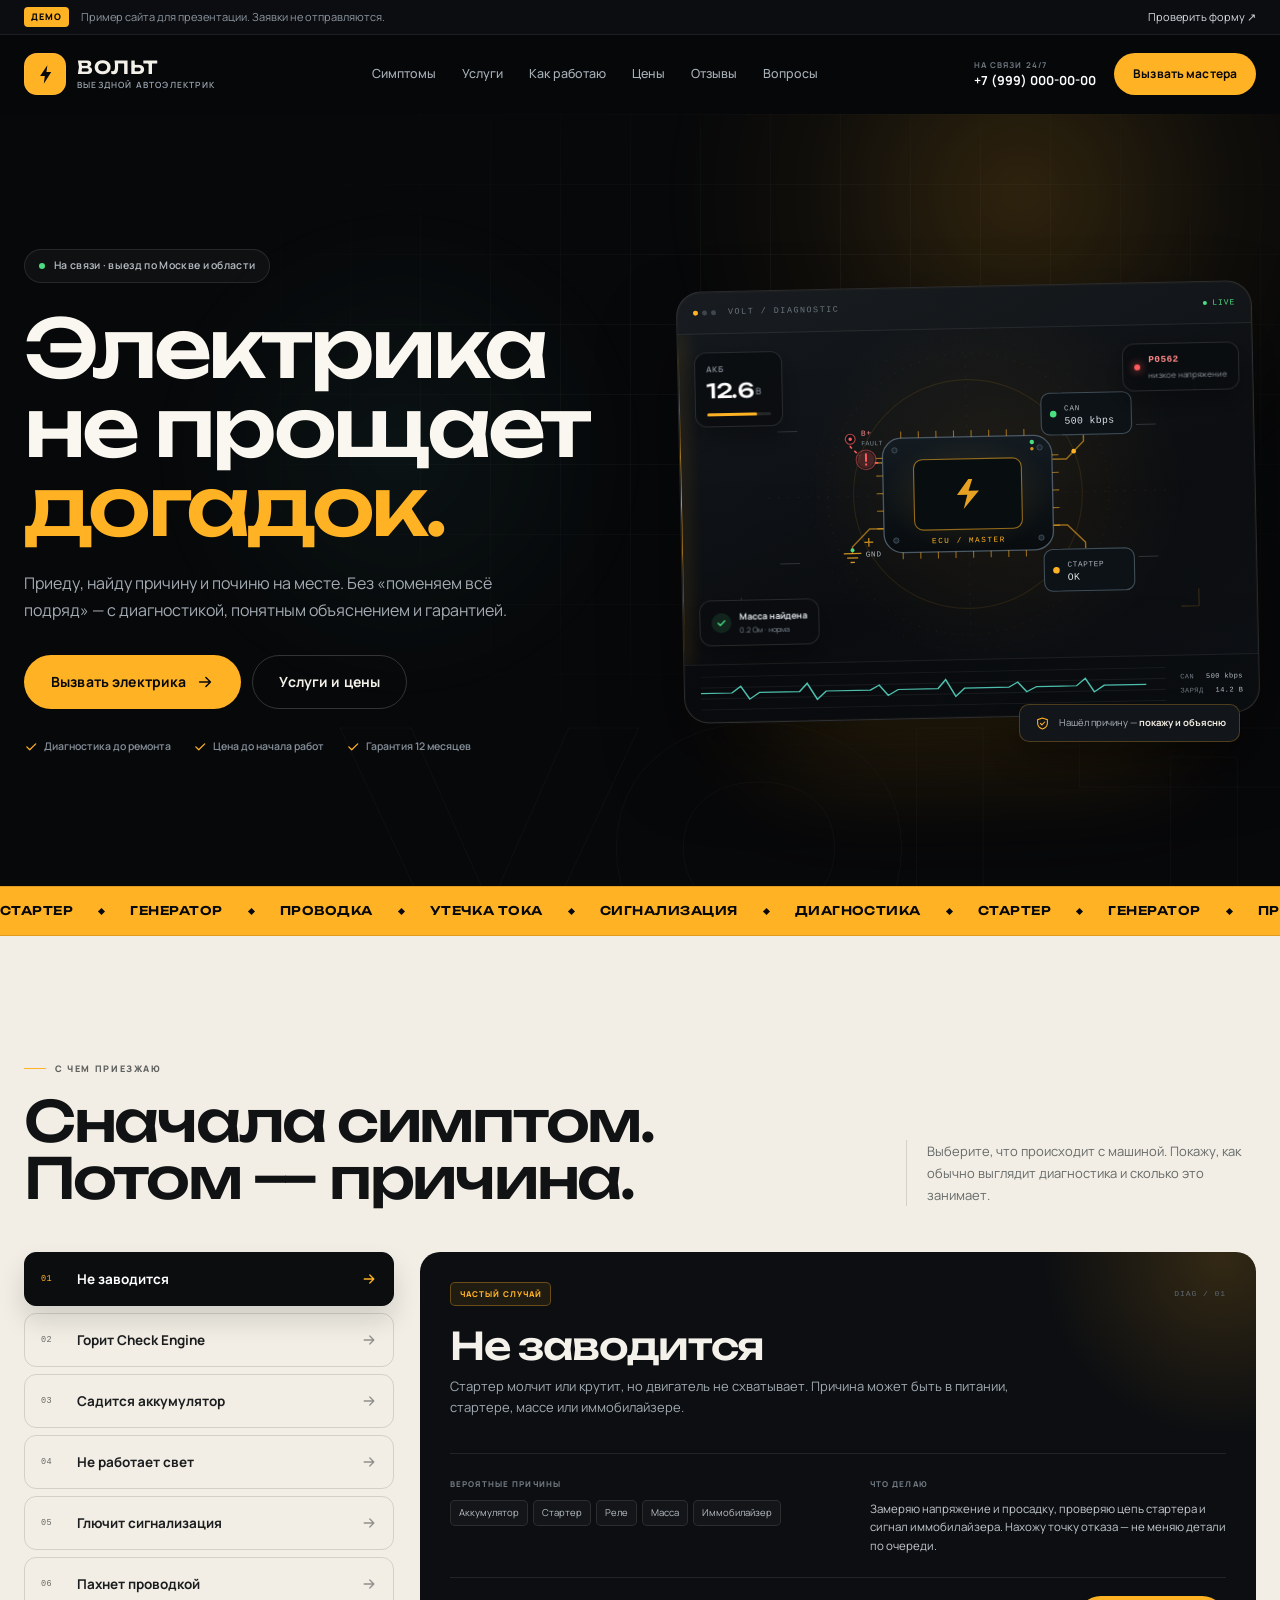
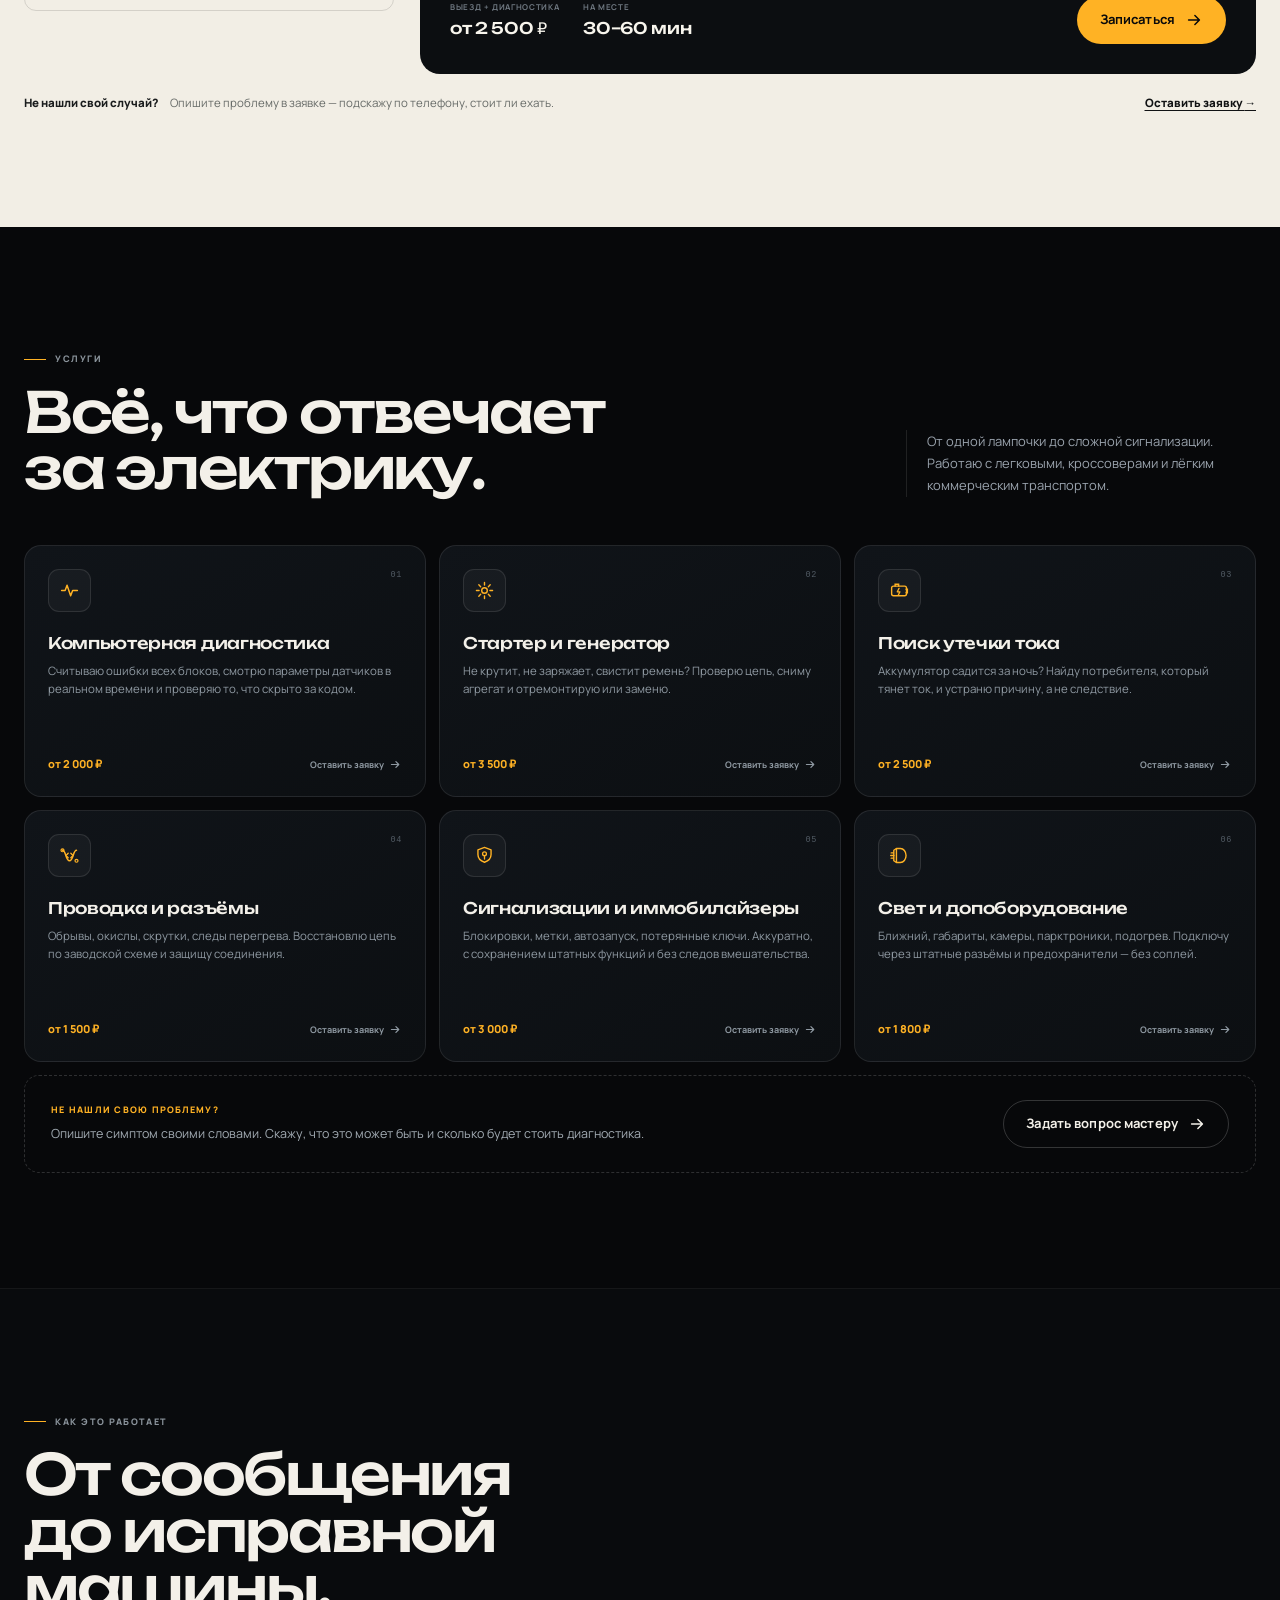
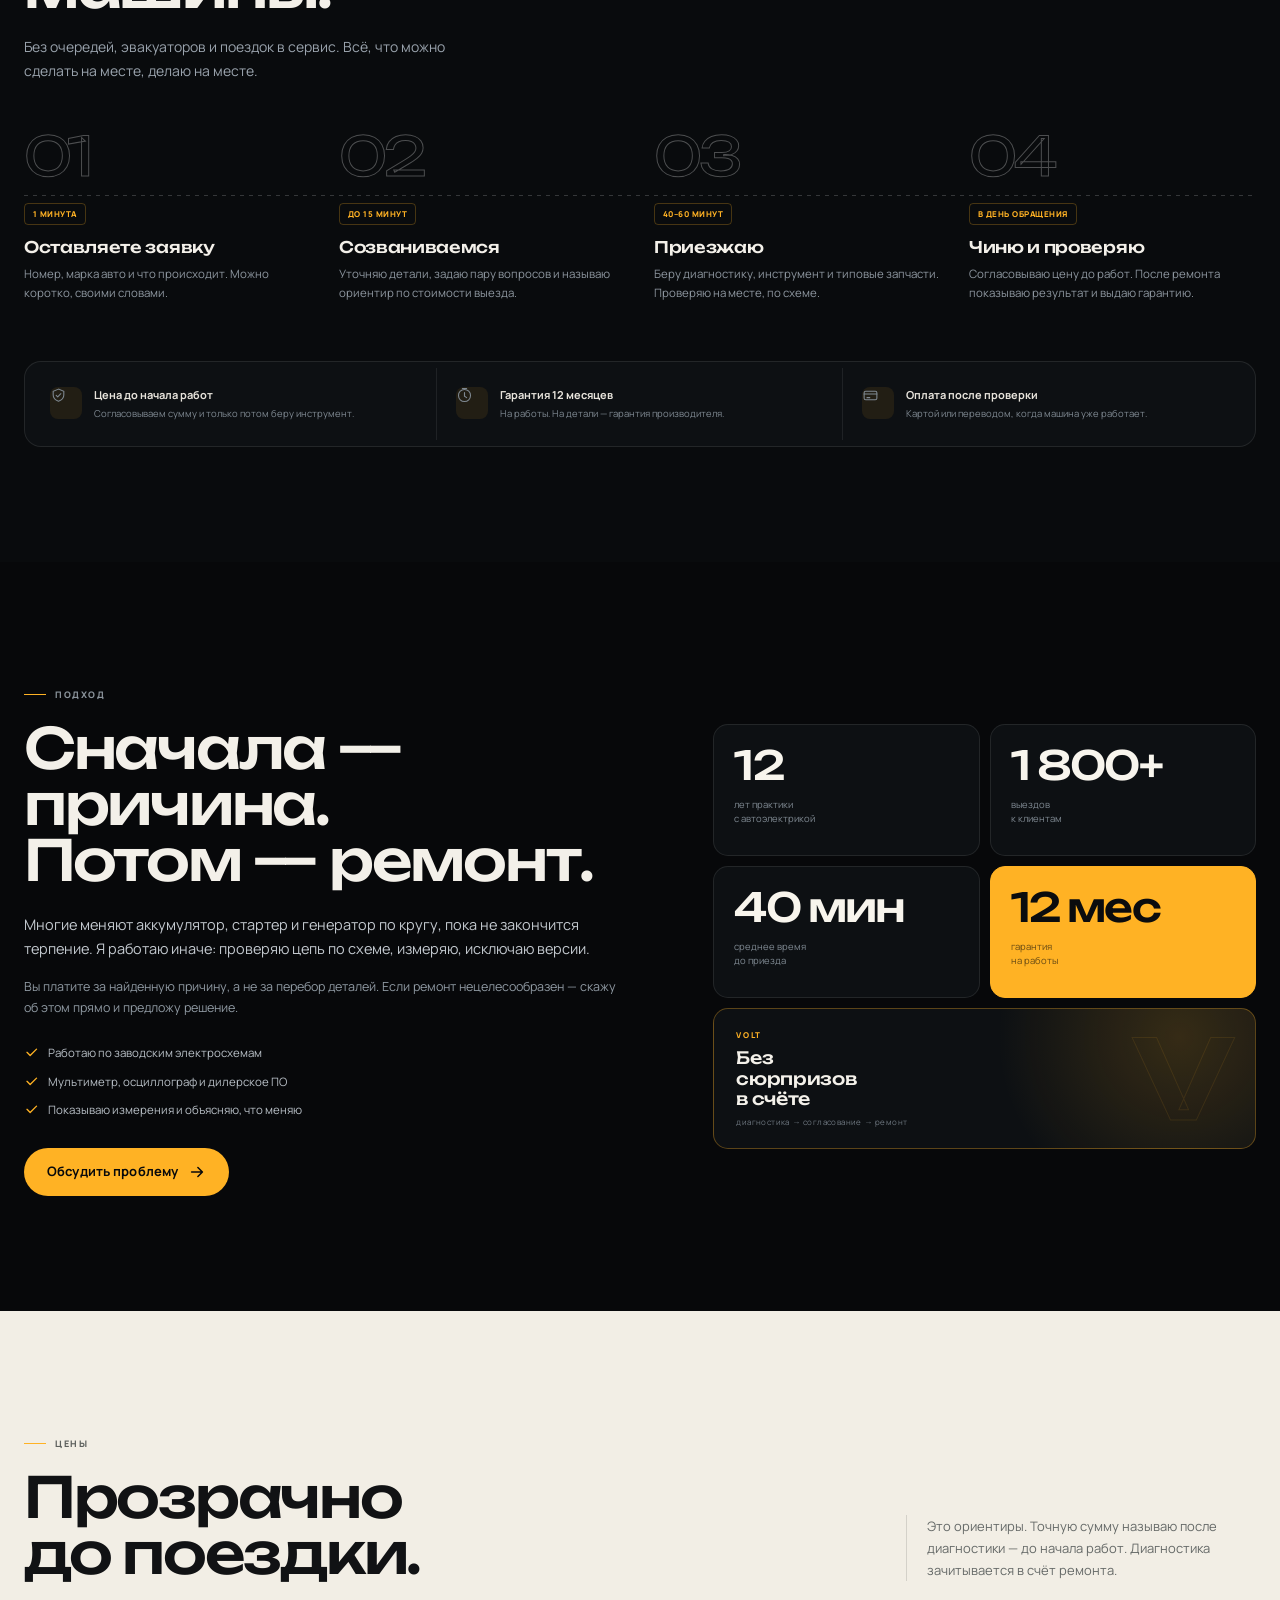
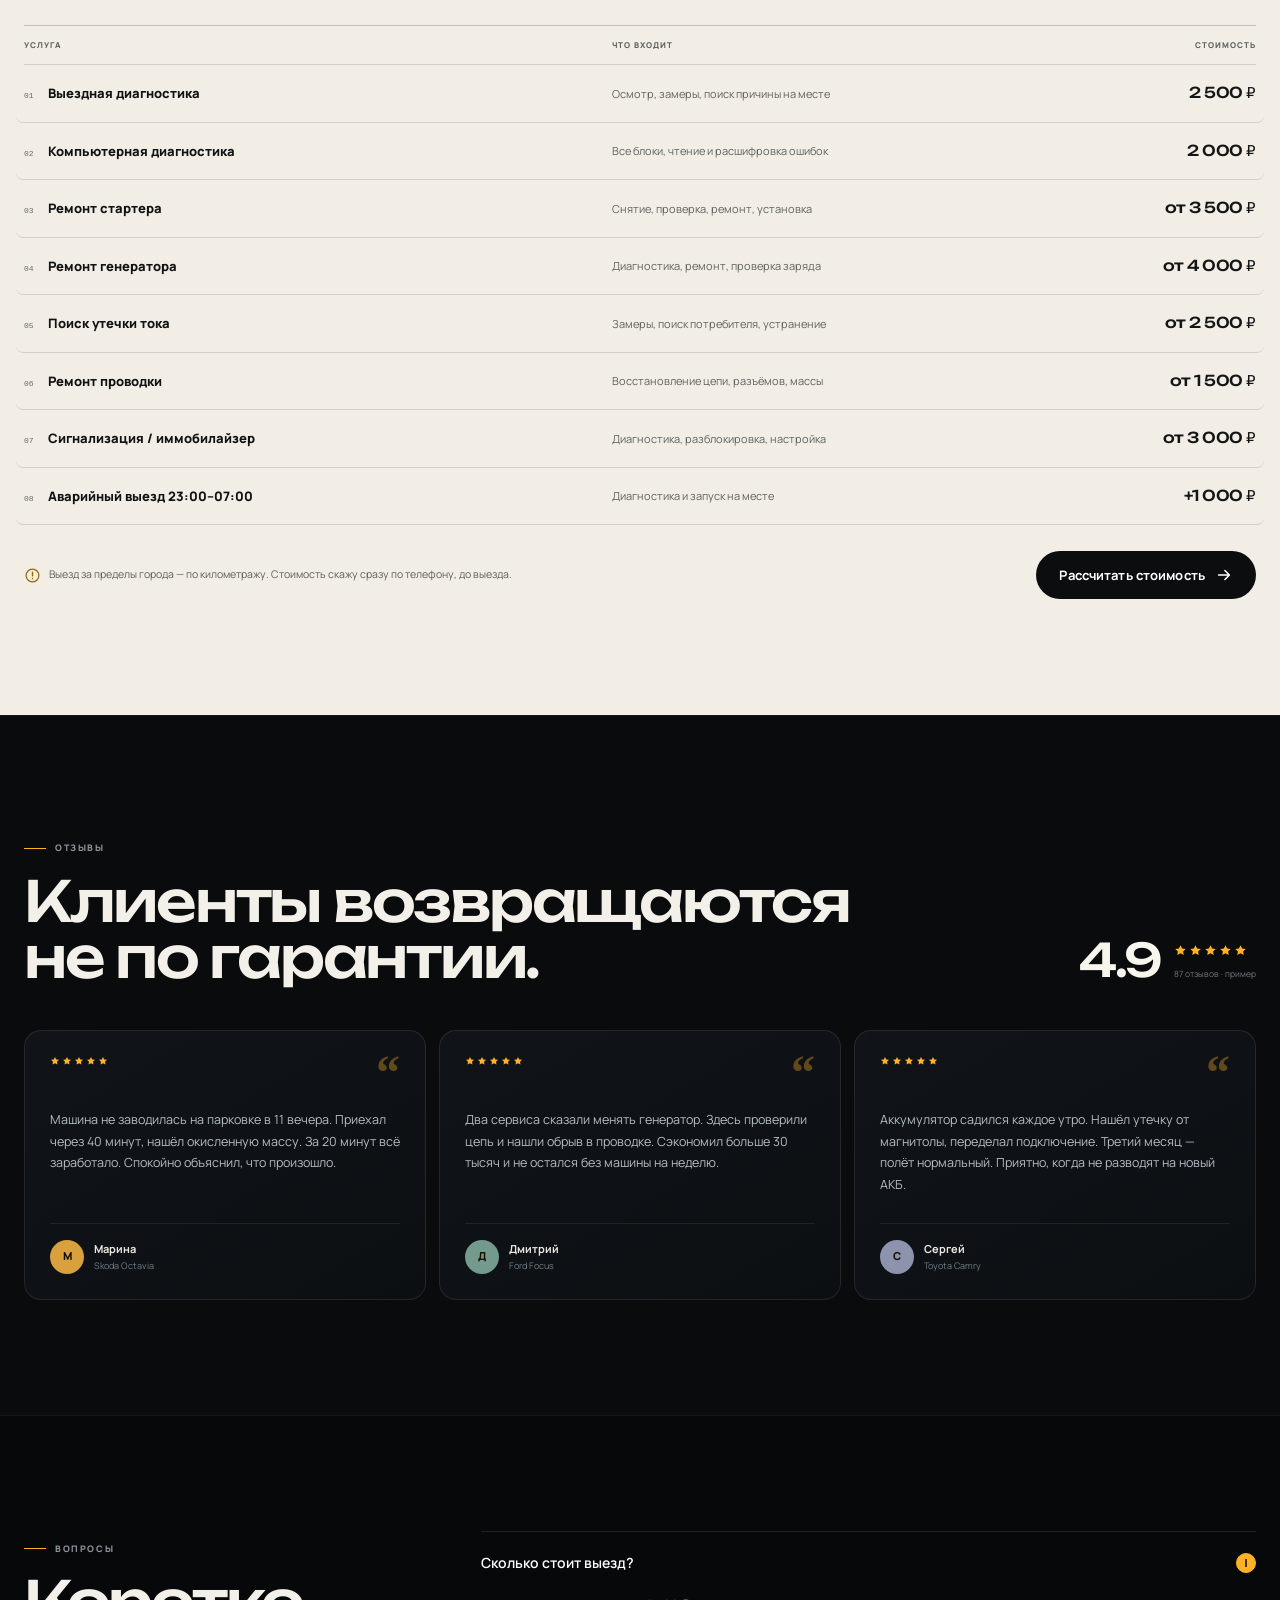
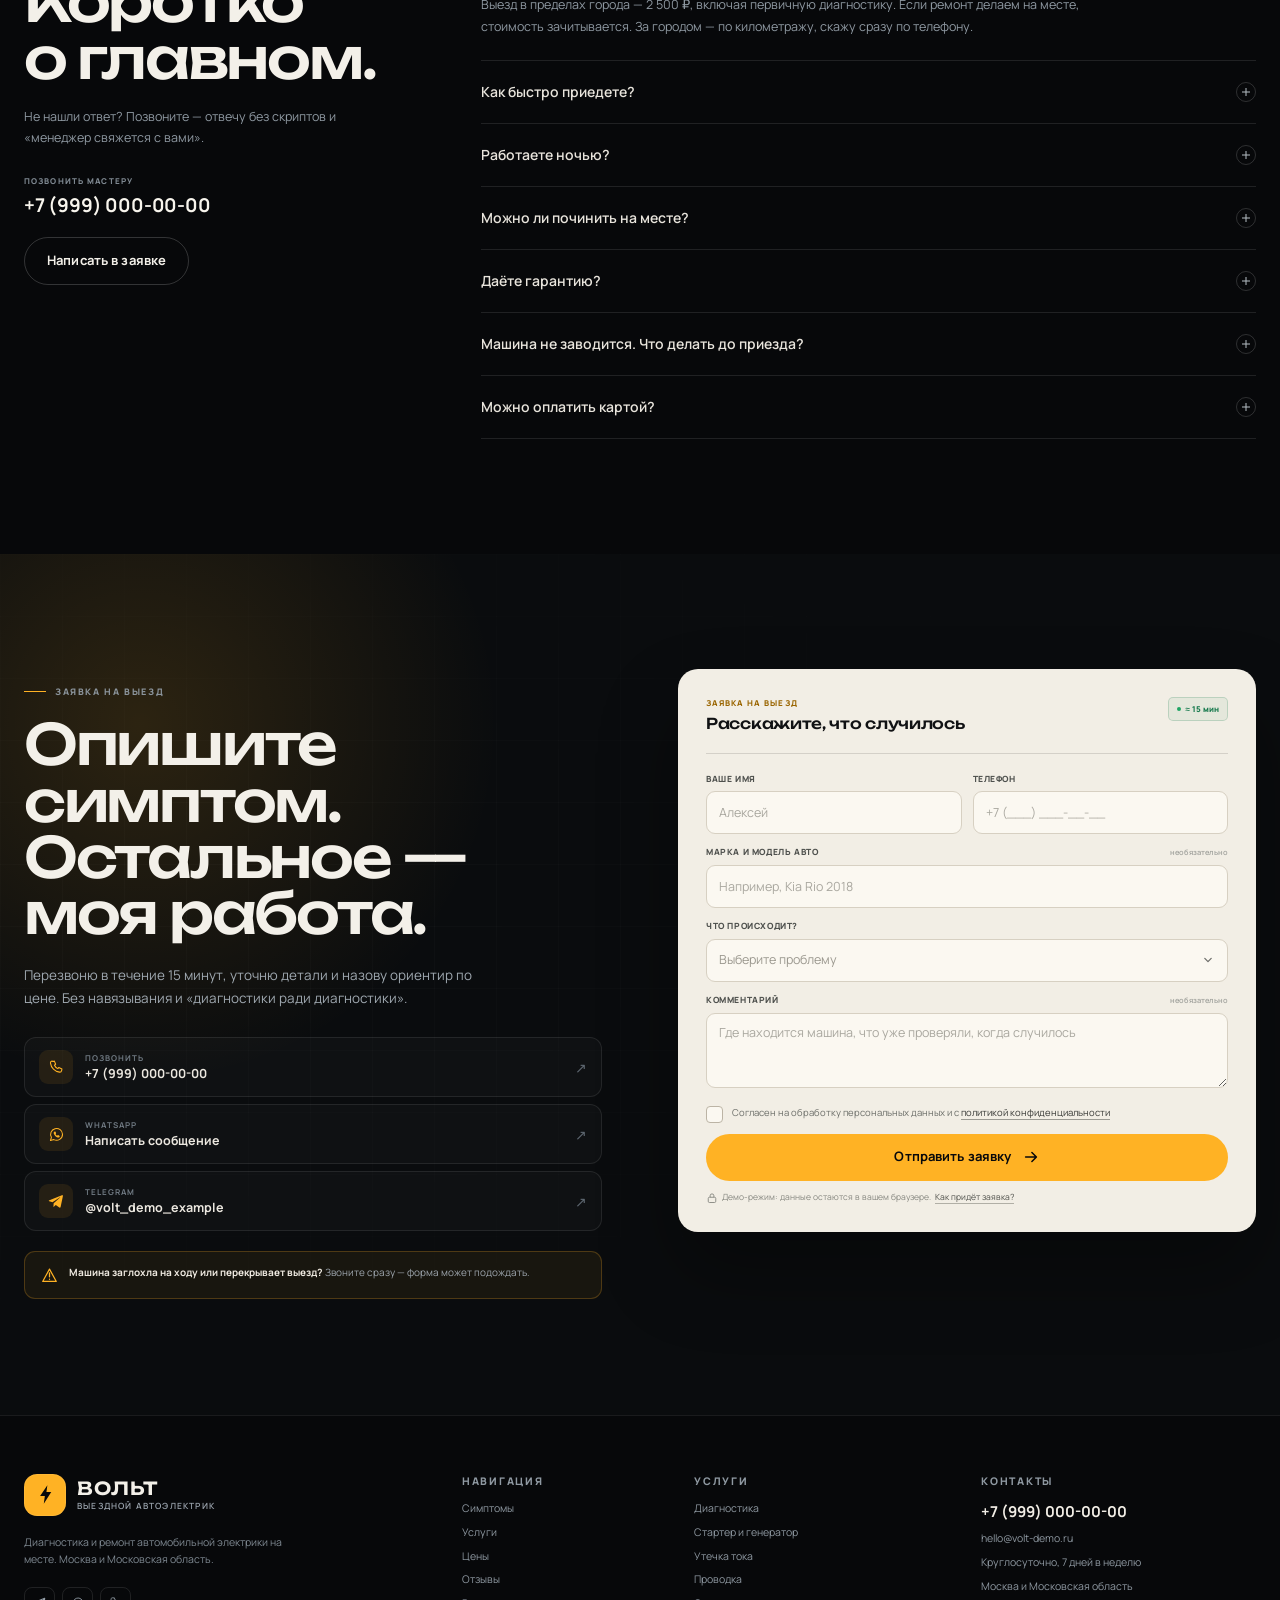
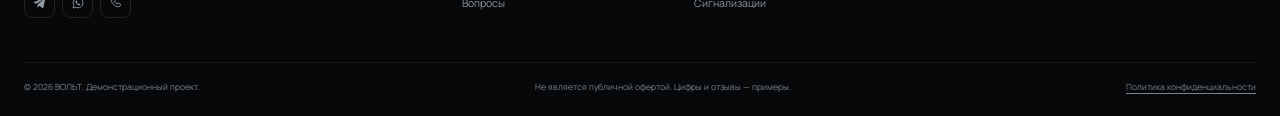
<file: index.html>
<!DOCTYPE html>
<html lang="ru">
<head>
  <meta charset="UTF-8">
  <meta name="viewport" content="width=device-width, initial-scale=1">
  <title>ВОЛЬТ — выездной автоэлектрик в Москве и области</title>
  <meta name="description" content="Выездной автоэлектрик: диагностика, ремонт стартера и генератора, поиск утечки тока, проводка и сигнализации. Приезжаю на место, называю цену до ремонта, даю гарантию.">
  <meta name="theme-color" content="#07080a">
  <meta name="robots" content="noindex, nofollow">
  <link rel="canonical" href="https://kipatich.github.io/avtoelektrik-demo/">

  <meta property="og:type" content="website">
  <meta property="og:locale" content="ru_RU">
  <meta property="og:title" content="ВОЛЬТ — выездной автоэлектрик">
  <meta property="og:description" content="Приеду, найду причину и починю на месте. Диагностика без «поменяем всё подряд».">
  <meta property="og:url" content="https://kipatich.github.io/avtoelektrik-demo/">
  <meta property="og:image" content="https://kipatich.github.io/avtoelektrik-demo/assets/img/og.png">
  <meta property="og:image:width" content="1200">
  <meta property="og:image:height" content="630">
  <meta property="og:image:alt" content="ВОЛЬТ — выездной автоэлектрик. Электрика не прощает догадок.">
  <meta name="twitter:card" content="summary_large_image">

  <link rel="icon" href="assets/img/favicon.svg" type="image/svg+xml">
  <link rel="manifest" href="site.webmanifest">
  <link rel="preload" href="assets/fonts/unbounded-cyr.woff2" as="font" type="font/woff2" crossorigin>
  <link rel="preload" href="assets/fonts/manrope-cyr.woff2" as="font" type="font/woff2" crossorigin>
  <script>document.documentElement.classList.add("js");</script>
  <link rel="stylesheet" href="assets/css/style.css">

  <script type="application/ld+json">
  {
    "@context": "https://schema.org",
    "@type": "AutoRepair",
    "name": "ВОЛЬТ — выездной автоэлектрик",
    "description": "Выездная диагностика и ремонт автомобильной электрики.",
    "url": "https://kipatich.github.io/avtoelektrik-demo/",
    "telephone": "+7-999-000-00-00",
    "priceRange": "1500-15000 RUB",
    "areaServed": "Москва и Московская область",
    "openingHours": "Mo-Su 00:00-24:00"
  }
  </script>
</head>
<body>
  <a class="skip-link" href="#main">Перейти к содержимому</a>

  <aside class="demo-strip" aria-label="Демонстрационный режим">
    <div class="container demo-strip__inner">
      <span class="demo-strip__badge">Демо</span>
      <p>Пример сайта для презентации. Заявки не отправляются.</p>
      <a href="#lead">Проверить форму <span aria-hidden="true">↗</span></a>
    </div>
  </aside>

  <header class="header" id="header">
    <div class="container header__inner">
      <a class="brand" href="#top" aria-label="ВОЛЬТ — на главную">
        <span class="brand__mark" aria-hidden="true">
          <svg viewBox="0 0 32 32" fill="none">
            <path d="M18.6 3 8.5 18.2h6.6L13.6 29l10.4-16.4h-6.7L18.6 3Z" fill="currentColor"/>
          </svg>
        </span>
        <span class="brand__text">
          <strong data-brand>ВОЛЬТ</strong>
          <small data-tagline>выездной автоэлектрик</small>
        </span>
      </a>

      <nav class="nav" aria-label="Основная навигация">
        <a href="#symptoms" data-nav="symptoms">Симптомы</a>
        <a href="#services" data-nav="services">Услуги</a>
        <a href="#process" data-nav="process">Как работаю</a>
        <a href="#prices" data-nav="prices">Цены</a>
        <a href="#reviews" data-nav="reviews">Отзывы</a>
        <a href="#faq" data-nav="faq">Вопросы</a>
      </nav>

      <div class="header__actions">
        <a class="header__phone" href="tel:+79990000000" data-phone-link>
          <span>На связи 24/7</span>
          <strong data-phone>+7 (999) 000-00-00</strong>
        </a>
        <a class="btn btn--primary btn--sm header__cta" href="#lead">Вызвать мастера</a>
        <button class="burger" type="button" aria-label="Открыть меню" aria-expanded="false" aria-controls="mobileMenu">
          <span></span><span></span>
        </button>
      </div>
    </div>
  </header>

  <div class="mobile-menu" id="mobileMenu" aria-hidden="true">
    <nav class="mobile-menu__nav" aria-label="Мобильная навигация">
      <a href="#symptoms"><span>01</span>Симптомы</a>
      <a href="#services"><span>02</span>Услуги</a>
      <a href="#process"><span>03</span>Как работаю</a>
      <a href="#prices"><span>04</span>Цены</a>
      <a href="#reviews"><span>05</span>Отзывы</a>
      <a href="#faq"><span>06</span>Вопросы</a>
    </nav>
    <div class="mobile-menu__foot">
      <a class="mobile-menu__phone" href="tel:+79990000000" data-phone-link>
        <span>Позвонить сейчас</span>
        <strong data-phone>+7 (999) 000-00-00</strong>
      </a>
      <a class="btn btn--primary" href="#lead">Оставить заявку</a>
      <p data-hours>Круглосуточно, 7 дней в неделю</p>
    </div>
  </div>

  <main id="main">
    <!-- HERO -->
    <section class="hero" id="top">
      <div class="hero__bg" aria-hidden="true">
        <div class="hero__grid"></div>
        <div class="hero__glow"></div>
        <div class="hero__word">VOLT</div>
      </div>

      <div class="container hero__inner">
        <div class="hero__copy">
          <div class="status-pill reveal">
            <span class="status-pill__dot"></span>
            <span>На связи · выезд по <span data-city-short>Москве и области</span></span>
          </div>

          <h1 class="hero__title reveal" style="--delay:.06s">
            Электрика<br>
            не прощает<br>
            <span class="hero__title-accent">догадок.</span>
          </h1>

          <p class="hero__lead reveal" style="--delay:.12s">
            Приеду, найду причину и починю на месте. Без «поменяем всё подряд» —
            с диагностикой, понятным объяснением и гарантией.
          </p>

          <div class="hero__actions reveal" style="--delay:.18s">
            <a class="btn btn--primary btn--lg" href="#lead">
              Вызвать электрика
              <svg viewBox="0 0 20 20" fill="none" aria-hidden="true"><path d="M4 10h11M11 5l5 5-5 5" stroke="currentColor" stroke-width="1.7" stroke-linecap="round" stroke-linejoin="round"/></svg>
            </a>
            <a class="btn btn--ghost btn--lg" href="#services">Услуги и цены</a>
          </div>

          <ul class="hero__proof reveal" style="--delay:.24s">
            <li>
              <svg viewBox="0 0 20 20" fill="none" aria-hidden="true"><path d="M16.7 5.5 8.2 14 4 9.8" stroke="currentColor" stroke-width="1.8" stroke-linecap="round" stroke-linejoin="round"/></svg>
              Диагностика до ремонта
            </li>
            <li>
              <svg viewBox="0 0 20 20" fill="none" aria-hidden="true"><path d="M16.7 5.5 8.2 14 4 9.8" stroke="currentColor" stroke-width="1.8" stroke-linecap="round" stroke-linejoin="round"/></svg>
              Цена до начала работ
            </li>
            <li>
              <svg viewBox="0 0 20 20" fill="none" aria-hidden="true"><path d="M16.7 5.5 8.2 14 4 9.8" stroke="currentColor" stroke-width="1.8" stroke-linecap="round" stroke-linejoin="round"/></svg>
              Гарантия 12 месяцев
            </li>
          </ul>
        </div>

        <div class="hero__visual reveal" style="--delay:.16s">
          <div class="diag" aria-hidden="true">
            <div class="diag__bar">
              <div class="diag__dots"><i></i><i></i><i></i></div>
              <span class="diag__name">VOLT / DIAGNOSTIC</span>
              <span class="diag__live"><i></i> LIVE</span>
            </div>

            <div class="diag__stage">
              <div class="diag__stage-grid"></div>
              <div class="diag__scan"></div>

                            <!-- ECU / wiring diagnostic schematic -->
              <svg class="circuit-svg" viewBox="0 0 520 300" fill="none">
    <defs>
      <radialGradient id="core" cx=".5" cy=".5" r=".5">
        <stop offset="0" stop-color="#ffb224" stop-opacity=".16"/>
        <stop offset=".7" stop-color="#ffb224" stop-opacity=".04"/>
        <stop offset="1" stop-color="#ffb224" stop-opacity="0"/>
      </radialGradient>
      <linearGradient id="module" x1="0" y1="100" x2="0" y2="200" gradientUnits="userSpaceOnUse">
        <stop offset="0" stop-color="#131b21"/>
        <stop offset="1" stop-color="#080c0f"/>
      </linearGradient>
    </defs>

    <circle cx="260" cy="150" r="128" stroke="#ffb224" stroke-opacity=".08" stroke-dasharray="1 7"/>
    <circle cx="260" cy="150" r="104" stroke="#ffb224" stroke-opacity=".1"/>
    <circle cx="260" cy="150" r="142" stroke="#ffffff" stroke-opacity=".035" stroke-dasharray="1 10"/>
    <path d="M78 150h364M260 24v252" stroke="#ffffff" stroke-opacity=".04" stroke-dasharray="2 7"/>
    <path d="M88 90h18M88 210h18M414 90h18M414 210h18" stroke="#7b8893" stroke-opacity=".3"/>

    <!-- traces -->
    <g stroke="#ffb224" stroke-width="1.3" opacity=".55">
      <path d="M335 120h15l16-16V98"/>
      <path d="M185 180h-15l-16 16v6"/>
      <path d="M335 180h15l16 16v6"/>
      <path d="M185 120h-9"/>
    </g>

    <!-- broken battery branch -->
    <path d="M176 120h9M154 98v7l8 8" stroke="#ff5c5c" stroke-width="1.5" stroke-dasharray="3 3" opacity=".95"/>
    <circle cx="168" cy="117" r="9" fill="#ff5c5c" fill-opacity=".08" stroke="#ff5c5c" stroke-opacity=".45"/>
    <path d="M168 112v6M168 121v.5" stroke="#ff5c5c" stroke-width="1.8" stroke-linecap="round"/>

    <!-- modules -->
    <g>
      <circle cx="154" cy="98" r="4.5" fill="#0a0f13" stroke="#ff5c5c" stroke-opacity=".7"/>
      <circle cx="154" cy="98" r="1.6" fill="#ff5c5c"/>
      <text x="164" y="95" fill="#ff8b8b" font-family="monospace" font-size="7" letter-spacing=".6">B+</text>
      <text x="164" y="104" fill="#7b8893" font-family="monospace" font-size="6" letter-spacing=".3">FAULT</text>
    </g>
    <g class="node">
      <rect x="328" y="60" width="82" height="38" rx="8" fill="#0c1216" stroke="#3f4d57"/>
      <circle cx="339" cy="79" r="3" fill="#4ade80"/>
      <text x="349" y="76" fill="#aab3ba" font-family="monospace" font-size="7" letter-spacing=".6">CAN</text>
      <text x="349" y="88" fill="#d8e0e6" font-family="monospace" font-size="9" letter-spacing=".3">500 kbps</text>
    </g>
    <g stroke="#ffb224" stroke-opacity=".8" stroke-width="1.2">
      <path d="M146 202h16M149 206h10M152 210h4"/>
      <text x="166" y="205" fill="#aab3ba" font-size="7" font-family="monospace" letter-spacing=".6" stroke="none">GND</text>
    </g>
    <g class="node">
      <rect x="328" y="202" width="82" height="38" rx="8" fill="#0c1216" stroke="#3f4d57"/>
      <circle cx="339" cy="221" r="3" fill="#ffb224"/>
      <text x="349" y="218" fill="#aab3ba" font-family="monospace" font-size="7" letter-spacing=".6">СТАРТЕР</text>
      <text x="349" y="230" fill="#d8e0e6" font-family="monospace" font-size="9" letter-spacing=".3">OK</text>
    </g>


    <!-- central module -->
    <rect x="183" y="98" width="154" height="104" rx="17" fill="url(#module)" stroke="#4a5965" stroke-width="1.2"/>
    <rect x="183" y="98" width="154" height="104" rx="17" fill="url(#core)"/>
    <rect x="211" y="118" width="98" height="64" rx="8" fill="#080d10" stroke="#ffb224" stroke-opacity=".55"/>
    <path d="M247 170 238 182h8l-3 11 12-14h-8l3-9Z" fill="#ffb224" opacity=".9" transform="translate(260 150) scale(1.18) translate(-246.5 -181.5)"/>
    <text x="260" y="194" text-anchor="middle" fill="#ffb224" font-family="monospace" font-size="7" letter-spacing="1.4">ECU / MASTER</text>

    <!-- pins -->
    <g stroke="#ffb224" stroke-width="1" opacity=".55">
      <path d="M200 98v-6M216 98v-6M232 98v-6M248 98v-6M264 98v-6M280 98v-6M296 98v-6M312 98v-6"/>
      <path d="M200 202v6M216 202v6M232 202v6M248 202v6M264 202v6M280 202v6M296 202v6M312 202v6"/>
      <path d="M183 116h-6M183 132h-6M183 148h-6M183 164h-6M183 180h-6"/>
      <path d="M337 116h6M337 132h6M337 148h6M337 164h6M337 180h6"/>
    </g>

    <!-- screws + LED -->
    <g fill="#1c262e" stroke="#43515c" stroke-width=".8">
      <circle cx="194" cy="109" r="2.4"/><circle cx="326" cy="109" r="2.4"/>
      <circle cx="194" cy="191" r="2.4"/><circle cx="326" cy="191" r="2.4"/>
    </g>
    <circle cx="319" cy="104" r="2" fill="#4ade80"/>
    <circle cx="319" cy="110" r="1.6" fill="#ffb224" opacity=".8"/>

    <!-- component on the ground trace -->
    <g stroke="#ffb224" stroke-width="1.1" opacity=".8">
      <path d="M169 188v8M165 192h8"/>
    </g>

    <!-- pulses -->
    <circle r="2.1" fill="#ffb224">
      <animateMotion dur="3.2s" repeatCount="indefinite" path="M335 120h15l16-16V98"/>
    </circle>
    <circle r="1.8" fill="#4ade80">
      <animateMotion dur="2.6s" repeatCount="indefinite" path="M185 180h-15l-16 16v6"/>
    </circle>
    <circle cx="168" cy="117" r="4" fill="#ff5c5c" opacity=".25">
      <animate attributeName="r" values="4;10;4" dur="2.2s" repeatCount="indefinite"/>
      <animate attributeName="opacity" values=".35;0;.35" dur="2.2s" repeatCount="indefinite"/>
    </circle>

    <!-- corner marks -->
    <path d="M52 44h16M52 44v16M468 44h-16M468 44v16M52 256h16M52 256v-16M468 256h-16M468 256v-16" stroke="#ffb224" stroke-opacity=".18" stroke-width="1"/>
  </svg>

              <div class="float float--volt">
                <span>АКБ</span>
                <strong>12.6<small>В</small></strong>
                <div class="meter"><i></i></div>
              </div>

              <div class="float float--fault">
                <span class="fault-dot"></span>
                <div><b>P0562</b><small>низкое напряжение</small></div>
              </div>

              <div class="float float--ok">
                <span class="ok-icon">
                  <svg viewBox="0 0 16 16" fill="none"><path d="m3.5 8 3 3 6-6" stroke="currentColor" stroke-width="1.7" stroke-linecap="round" stroke-linejoin="round"/></svg>
                </span>
                <div><b>Масса найдена</b><small>0.2 Ом · норма</small></div>
              </div>
            </div>

            <div class="diag__foot">
              <div class="wave">
                <svg viewBox="0 0 420 42" preserveAspectRatio="none">
                  <path d="M0 21h28l8-8 8 16 9-8h36l7-10 9 20 8-10h40l8-6 8 13 9-7h36l7-11 9 21 8-10h40l8-6 8 12 9-6h36l8-9 8 17 9-8h38" stroke="#5eead4" stroke-width="1.5" fill="none" opacity=".8"/>
                </svg>
              </div>
              <div class="diag__readouts">
                <span>CAN <b>500 kbps</b></span>
                <span>ЗАРЯД <b>14.2 В</b></span>
              </div>
            </div>
          </div>

          <div class="hero__note" aria-hidden="true">
            <span class="hero__note-icon">
              <svg viewBox="0 0 20 20" fill="none"><path d="M10 2.8 3.5 5v4.6c0 3.8 2.7 6.4 6.5 7.6 3.8-1.2 6.5-3.8 6.5-7.6V5L10 2.8Z" stroke="currentColor" stroke-width="1.4"/><path d="m7.2 9.8 2 2 3.7-3.8" stroke="currentColor" stroke-width="1.4" stroke-linecap="round" stroke-linejoin="round"/></svg>
            </span>
            <span>Нашёл причину — <b>покажу и объясню</b></span>
          </div>
        </div>
      </div>
    </section>

    <!-- TICKER -->
    <div class="ticker" aria-hidden="true">
      <div class="ticker__track">
        <span>Стартер</span><i></i><span>Генератор</span><i></i><span>Проводка</span><i></i><span>Утечка тока</span><i></i><span>Сигнализация</span><i></i><span>Диагностика</span><i></i>
        <span>Стартер</span><i></i><span>Генератор</span><i></i><span>Проводка</span><i></i><span>Утечка тока</span><i></i><span>Сигнализация</span><i></i><span>Диагностика</span><i></i>
      </div>
    </div>

    <!-- SYMPTOMS -->
    <section class="section section--paper symptoms" id="symptoms">
      <div class="container">
        <div class="section-head section-head--split">
          <div>
            <span class="eyebrow"><i></i>С чем приезжаю</span>
            <h2>Сначала симптом.<br>Потом — причина.</h2>
          </div>
          <p class="section-head__aside">Выберите, что происходит с машиной. Покажу, как обычно выглядит диагностика и сколько это занимает.</p>
        </div>

        <div class="symptoms__layout">
          <div class="symptom-tabs" role="tablist" aria-label="Симптомы неисправности">
            <button class="symptom-tab is-active" type="button" role="tab" aria-selected="true" aria-controls="symptomPanel" data-symptom="no-start">
              <span class="symptom-tab__num">01</span>
              <span class="symptom-tab__label">Не заводится</span>
              <svg viewBox="0 0 20 20" fill="none" aria-hidden="true"><path d="M4 10h11M11 5l5 5-5 5" stroke="currentColor" stroke-width="1.6" stroke-linecap="round" stroke-linejoin="round"/></svg>
            </button>
            <button class="symptom-tab" type="button" role="tab" aria-selected="false" aria-controls="symptomPanel" data-symptom="check-engine">
              <span class="symptom-tab__num">02</span>
              <span class="symptom-tab__label">Горит Check Engine</span>
              <svg viewBox="0 0 20 20" fill="none" aria-hidden="true"><path d="M4 10h11M11 5l5 5-5 5" stroke="currentColor" stroke-width="1.6" stroke-linecap="round" stroke-linejoin="round"/></svg>
            </button>
            <button class="symptom-tab" type="button" role="tab" aria-selected="false" aria-controls="symptomPanel" data-symptom="battery">
              <span class="symptom-tab__num">03</span>
              <span class="symptom-tab__label">Садится аккумулятор</span>
              <svg viewBox="0 0 20 20" fill="none" aria-hidden="true"><path d="M4 10h11M11 5l5 5-5 5" stroke="currentColor" stroke-width="1.6" stroke-linecap="round" stroke-linejoin="round"/></svg>
            </button>
            <button class="symptom-tab" type="button" role="tab" aria-selected="false" aria-controls="symptomPanel" data-symptom="lights">
              <span class="symptom-tab__num">04</span>
              <span class="symptom-tab__label">Не работает свет</span>
              <svg viewBox="0 0 20 20" fill="none" aria-hidden="true"><path d="M4 10h11M11 5l5 5-5 5" stroke="currentColor" stroke-width="1.6" stroke-linecap="round" stroke-linejoin="round"/></svg>
            </button>
            <button class="symptom-tab" type="button" role="tab" aria-selected="false" aria-controls="symptomPanel" data-symptom="alarm">
              <span class="symptom-tab__num">05</span>
              <span class="symptom-tab__label">Глючит сигнализация</span>
              <svg viewBox="0 0 20 20" fill="none" aria-hidden="true"><path d="M4 10h11M11 5l5 5-5 5" stroke="currentColor" stroke-width="1.6" stroke-linecap="round" stroke-linejoin="round"/></svg>
            </button>
            <button class="symptom-tab" type="button" role="tab" aria-selected="false" aria-controls="symptomPanel" data-symptom="wiring">
              <span class="symptom-tab__num">06</span>
              <span class="symptom-tab__label">Пахнет проводкой</span>
              <svg viewBox="0 0 20 20" fill="none" aria-hidden="true"><path d="M4 10h11M11 5l5 5-5 5" stroke="currentColor" stroke-width="1.6" stroke-linecap="round" stroke-linejoin="round"/></svg>
            </button>
          </div>

          <div class="symptom-card" id="symptomPanel" role="tabpanel" aria-live="polite">
            <div class="symptom-card__top">
              <span class="tag tag--amber">Частый случай</span>
              <span class="symptom-card__code" id="symptomCode">DIAG / 01</span>
            </div>
            <h3 id="symptomTitle">Не заводится</h3>
            <p class="symptom-card__desc" id="symptomDesc">Стартер молчит или крутит, но двигатель не схватывает. Причина может быть в питании, стартере, массе или иммобилайзере.</p>

            <div class="symptom-card__grid">
              <div>
                <span class="mini-label">Вероятные причины</span>
                <ul class="tag-list" id="symptomCauses">
                  <li>Аккумулятор</li><li>Стартер</li><li>Реле</li><li>Масса</li><li>Иммобилайзер</li>
                </ul>
              </div>
              <div>
                <span class="mini-label">Что делаю</span>
                <p class="symptom-card__action" id="symptomAction">Замеряю напряжение и просадку, проверяю цепь стартера и сигнал иммобилайзера. Нахожу точку отказа — не меняю детали по очереди.</p>
              </div>
            </div>

            <div class="symptom-card__foot">
              <div class="symptom-card__metric"><span>Выезд + диагностика</span><strong id="symptomPrice">от 2 500 ₽</strong></div>
              <div class="symptom-card__metric"><span>На месте</span><strong id="symptomTime">30–60 мин</strong></div>
              <a class="btn btn--primary" href="#lead" data-symptom-lead>Записаться<svg viewBox="0 0 20 20" fill="none" aria-hidden="true"><path d="M4 10h11M11 5l5 5-5 5" stroke="currentColor" stroke-width="1.7" stroke-linecap="round" stroke-linejoin="round"/></svg></a>
            </div>
          </div>
        </div>

        <p class="symptoms__note">
          <span>Не нашли свой случай?</span> Опишите проблему в заявке — подскажу по телефону, стоит ли ехать.
          <a href="#lead">Оставить заявку <span aria-hidden="true">→</span></a>
        </p>
      </div>
    </section>

    <!-- SERVICES -->
    <section class="section section--dark services" id="services">
      <div class="container">
        <div class="section-head section-head--split">
          <div>
            <span class="eyebrow eyebrow--light"><i></i>Услуги</span>
            <h2>Всё, что отвечает<br>за электрику.</h2>
          </div>
          <p class="section-head__aside">От одной лампочки до сложной сигнализации. Работаю с легковыми, кроссоверами и лёгким коммерческим транспортом.</p>
        </div>

        <div class="services__grid">
          <article class="service-card">
            <div class="service-card__top">
              <span class="service-card__icon">
                <svg viewBox="0 0 24 24" fill="none" aria-hidden="true"><path d="M3 12h4l2.2-6 4.1 12 2.3-6H21" stroke="currentColor" stroke-width="1.7" stroke-linecap="round" stroke-linejoin="round"/></svg>
              </span>
              <span class="service-card__num">01</span>
            </div>
            <h3>Компьютерная диагностика</h3>
            <p>Считываю ошибки всех блоков, смотрю параметры датчиков в реальном времени и проверяю то, что скрыто за кодом.</p>
            <div class="service-card__foot"><span>от 2 000 ₽</span><a href="#lead" data-service="Компьютерная диагностика" aria-label="Оставить заявку на компьютерную диагностику">Оставить заявку <svg viewBox="0 0 16 16" fill="none" aria-hidden="true"><path d="M3 8h9M8.5 4.5 12 8l-3.5 3.5" stroke="currentColor" stroke-width="1.5" stroke-linecap="round" stroke-linejoin="round"/></svg></a></div>
          </article>

          <article class="service-card">
            <div class="service-card__top">
              <span class="service-card__icon">
                <svg viewBox="0 0 24 24" fill="none" aria-hidden="true"><circle cx="12" cy="12" r="3.2" stroke="currentColor" stroke-width="1.6"/><path d="M12 2.8v3M12 18.2v3M2.8 12h3M18.2 12h3M5.5 5.5l2.1 2.1M16.4 16.4l2.1 2.1M18.5 5.5l-2.1 2.1M7.6 16.4l-2.1 2.1" stroke="currentColor" stroke-width="1.6" stroke-linecap="round"/></svg>
              </span>
              <span class="service-card__num">02</span>
            </div>
            <h3>Стартер и генератор</h3>
            <p>Не крутит, не заряжает, свистит ремень? Проверю цепь, сниму агрегат и отремонтирую или заменю.</p>
            <div class="service-card__foot"><span>от 3 500 ₽</span><a href="#lead" data-service="Ремонт стартера или генератора" aria-label="Оставить заявку на ремонт стартера или генератора">Оставить заявку <svg viewBox="0 0 16 16" fill="none" aria-hidden="true"><path d="M3 8h9M8.5 4.5 12 8l-3.5 3.5" stroke="currentColor" stroke-width="1.5" stroke-linecap="round" stroke-linejoin="round"/></svg></a></div>
          </article>

          <article class="service-card">
            <div class="service-card__top">
              <span class="service-card__icon">
                <svg viewBox="0 0 24 24" fill="none" aria-hidden="true"><rect x="3" y="7" width="17" height="11" rx="2.2" stroke="currentColor" stroke-width="1.6"/><path d="M7 7V4.8h4V7M19.5 10.5h1.5v4h-1.5" stroke="currentColor" stroke-width="1.6" stroke-linecap="round"/><path d="m11.5 9.5-2 4h3l-2 4" stroke="currentColor" stroke-width="1.5" stroke-linecap="round" stroke-linejoin="round"/></svg>
              </span>
              <span class="service-card__num">03</span>
            </div>
            <h3>Поиск утечки тока</h3>
            <p>Аккумулятор садится за ночь? Найду потребителя, который тянет ток, и устраню причину, а не следствие.</p>
            <div class="service-card__foot"><span>от 2 500 ₽</span><a href="#lead" data-service="Поиск утечки тока" aria-label="Оставить заявку на поиск утечки тока">Оставить заявку <svg viewBox="0 0 16 16" fill="none" aria-hidden="true"><path d="M3 8h9M8.5 4.5 12 8l-3.5 3.5" stroke="currentColor" stroke-width="1.5" stroke-linecap="round" stroke-linejoin="round"/></svg></a></div>
          </article>

          <article class="service-card">
            <div class="service-card__top">
              <span class="service-card__icon">
                <svg viewBox="0 0 24 24" fill="none" aria-hidden="true"><path d="M4 6c4 0 3.5 12 8 12s4-12 8-12" stroke="currentColor" stroke-width="1.7" stroke-linecap="round"/><circle cx="4" cy="6" r="1.7" stroke="currentColor" stroke-width="1.4"/><circle cx="20" cy="18" r="1.7" stroke="currentColor" stroke-width="1.4"/><path d="M10.5 9.5 8 12l2.5 2.5M13.5 9.5 16 12l-2.5 2.5" stroke="currentColor" stroke-width="1.5" stroke-linecap="round" stroke-linejoin="round"/></svg>
              </span>
              <span class="service-card__num">04</span>
            </div>
            <h3>Проводка и разъёмы</h3>
            <p>Обрывы, окислы, скрутки, следы перегрева. Восстановлю цепь по заводской схеме и защищу соединения.</p>
            <div class="service-card__foot"><span>от 1 500 ₽</span><a href="#lead" data-service="Ремонт проводки и разъёмов" aria-label="Оставить заявку на ремонт проводки">Оставить заявку <svg viewBox="0 0 16 16" fill="none" aria-hidden="true"><path d="M3 8h9M8.5 4.5 12 8l-3.5 3.5" stroke="currentColor" stroke-width="1.5" stroke-linecap="round" stroke-linejoin="round"/></svg></a></div>
          </article>

          <article class="service-card">
            <div class="service-card__top">
              <span class="service-card__icon">
                <svg viewBox="0 0 24 24" fill="none" aria-hidden="true"><path d="M12 2.8 4.5 5.6v5.3c0 4.3 3.1 7.4 7.5 8.8 4.4-1.4 7.5-4.5 7.5-8.8V5.6L12 2.8Z" stroke="currentColor" stroke-width="1.6" stroke-linejoin="round"/><circle cx="12" cy="10" r="2.2" stroke="currentColor" stroke-width="1.5"/><path d="M12 12.2V16" stroke="currentColor" stroke-width="1.5" stroke-linecap="round"/></svg>
              </span>
              <span class="service-card__num">05</span>
            </div>
            <h3>Сигнализации и иммобилайзеры</h3>
            <p>Блокировки, метки, автозапуск, потерянные ключи. Аккуратно, с сохранением штатных функций и без следов вмешательства.</p>
            <div class="service-card__foot"><span>от 3 000 ₽</span><a href="#lead" data-service="Сигнализация или иммобилайзер" aria-label="Оставить заявку по сигнализации или иммобилайзеру">Оставить заявку <svg viewBox="0 0 16 16" fill="none" aria-hidden="true"><path d="M3 8h9M8.5 4.5 12 8l-3.5 3.5" stroke="currentColor" stroke-width="1.5" stroke-linecap="round" stroke-linejoin="round"/></svg></a></div>
          </article>

          <article class="service-card">
            <div class="service-card__top">
              <span class="service-card__icon">
                <svg viewBox="0 0 24 24" fill="none" aria-hidden="true"><path d="M8.5 4H13c3.6 0 6.5 3.6 6.5 8s-2.9 8-6.5 8H8.5V4Z" stroke="currentColor" stroke-width="1.6" stroke-linejoin="round"/><path d="M8.5 4 5.5 6v12l3 2" stroke="currentColor" stroke-width="1.6" stroke-linejoin="round"/><path d="M2.5 9H5M2 12h3.5M2.5 15H5" stroke="currentColor" stroke-width="1.6" stroke-linecap="round"/></svg>
              </span>
              <span class="service-card__num">06</span>
            </div>
            <h3>Свет и допоборудование</h3>
            <p>Ближний, габариты, камеры, парктроники, подогрев. Подключу через штатные разъёмы и предохранители — без соплей.</p>
            <div class="service-card__foot"><span>от 1 800 ₽</span><a href="#lead" data-service="Свет или дополнительное оборудование" aria-label="Оставить заявку на подключение света или допоборудования">Оставить заявку <svg viewBox="0 0 16 16" fill="none" aria-hidden="true"><path d="M3 8h9M8.5 4.5 12 8l-3.5 3.5" stroke="currentColor" stroke-width="1.5" stroke-linecap="round" stroke-linejoin="round"/></svg></a></div>
          </article>
        </div>

        <div class="services__callout">
          <div>
            <span class="services__callout-label">Не нашли свою проблему?</span>
            <p>Опишите симптом своими словами. Скажу, что это может быть и сколько будет стоить диагностика.</p>
          </div>
          <a class="btn btn--ghost" href="#lead">Задать вопрос мастеру <svg viewBox="0 0 20 20" fill="none" aria-hidden="true"><path d="M4 10h11M11 5l5 5-5 5" stroke="currentColor" stroke-width="1.7" stroke-linecap="round" stroke-linejoin="round"/></svg></a>
        </div>
      </div>
    </section>

    <!-- PROCESS -->
    <section class="section section--dark process" id="process">
      <div class="container">
        <div class="section-head">
          <span class="eyebrow eyebrow--light"><i></i>Как это работает</span>
          <h2>От сообщения<br>до исправной машины.</h2>
          <p class="section-head__sub">Без очередей, эвакуаторов и поездок в сервис. Всё, что можно сделать на месте, делаю на месте.</p>
        </div>

        <div class="process__grid">
          <article class="step reveal">
            <span class="step__num">01</span>
            <span class="step__time">1 минута</span>
            <h3>Оставляете заявку</h3>
            <p>Номер, марка авто и что происходит. Можно коротко, своими словами.</p>
          </article>
          <article class="step reveal" style="--delay:.08s">
            <span class="step__num">02</span>
            <span class="step__time">до 15 минут</span>
            <h3>Созваниваемся</h3>
            <p>Уточняю детали, задаю пару вопросов и называю ориентир по стоимости выезда.</p>
          </article>
          <article class="step reveal" style="--delay:.16s">
            <span class="step__num">03</span>
            <span class="step__time">40–60 минут</span>
            <h3>Приезжаю</h3>
            <p>Беру диагностику, инструмент и типовые запчасти. Проверяю на месте, по схеме.</p>
          </article>
          <article class="step reveal" style="--delay:.24s">
            <span class="step__num">04</span>
            <span class="step__time">в день обращения</span>
            <h3>Чиню и проверяю</h3>
            <p>Согласовываю цену до работ. После ремонта показываю результат и выдаю гарантию.</p>
          </article>
        </div>

        <div class="guarantees reveal">
          <div class="guarantee">
            <span class="guarantee__icon"><svg viewBox="0 0 24 24" fill="none" aria-hidden="true"><path d="M12 3 4.5 6v5.4c0 4.2 3 7.2 7.5 8.6 4.5-1.4 7.5-4.4 7.5-8.6V6L12 3Z" stroke="currentColor" stroke-width="1.5"/><path d="m8.7 11.8 2.2 2.2 4.4-4.5" stroke="currentColor" stroke-width="1.5" stroke-linecap="round" stroke-linejoin="round"/></svg></span>
            <div><strong>Цена до начала работ</strong><span>Согласовываем сумму и только потом беру инструмент.</span></div>
          </div>
          <div class="guarantee">
            <span class="guarantee__icon"><svg viewBox="0 0 24 24" fill="none" aria-hidden="true"><path d="M12 8v5l3 2" stroke="currentColor" stroke-width="1.6" stroke-linecap="round"/><circle cx="12" cy="12" r="8.5" stroke="currentColor" stroke-width="1.5"/><path d="M9 2h6" stroke="currentColor" stroke-width="1.5" stroke-linecap="round"/></svg></span>
            <div><strong>Гарантия 12 месяцев</strong><span>На работы. На детали — гарантия производителя.</span></div>
          </div>
          <div class="guarantee">
            <span class="guarantee__icon"><svg viewBox="0 0 24 24" fill="none" aria-hidden="true"><rect x="3" y="6" width="18" height="12" rx="2.2" stroke="currentColor" stroke-width="1.5"/><path d="M3 10h18M7 15h4" stroke="currentColor" stroke-width="1.5" stroke-linecap="round"/></svg></span>
            <div><strong>Оплата после проверки</strong><span>Картой или переводом, когда машина уже работает.</span></div>
          </div>
        </div>
      </div>
    </section>

    <!-- ABOUT -->
    <section class="section section--dark about" id="about">
      <div class="container about__grid">
        <div class="about__copy">
          <span class="eyebrow eyebrow--light"><i></i>Подход</span>
          <h2>Сначала — причина.<br>Потом — ремонт.</h2>
          <p class="about__lead">Многие меняют аккумулятор, стартер и генератор по кругу, пока не закончится терпение. Я работаю иначе: проверяю цепь по схеме, измеряю, исключаю версии.</p>
          <p>Вы платите за найденную причину, а не за перебор деталей. Если ремонт нецелесообразен — скажу об этом прямо и предложу решение.</p>

          <ul class="check-list">
            <li><svg viewBox="0 0 20 20" fill="none" aria-hidden="true"><path d="M16.7 5.5 8.2 14 4 9.8" stroke="currentColor" stroke-width="1.8" stroke-linecap="round" stroke-linejoin="round"/></svg>Работаю по заводским электросхемам</li>
            <li><svg viewBox="0 0 20 20" fill="none" aria-hidden="true"><path d="M16.7 5.5 8.2 14 4 9.8" stroke="currentColor" stroke-width="1.8" stroke-linecap="round" stroke-linejoin="round"/></svg>Мультиметр, осциллограф и дилерское ПО</li>
            <li><svg viewBox="0 0 20 20" fill="none" aria-hidden="true"><path d="M16.7 5.5 8.2 14 4 9.8" stroke="currentColor" stroke-width="1.8" stroke-linecap="round" stroke-linejoin="round"/></svg>Показываю измерения и объясняю, что меняю</li>
          </ul>

          <a class="btn btn--primary" href="#lead">Обсудить проблему <svg viewBox="0 0 20 20" fill="none" aria-hidden="true"><path d="M4 10h11M11 5l5 5-5 5" stroke="currentColor" stroke-width="1.7" stroke-linecap="round" stroke-linejoin="round"/></svg></a>
        </div>

        <div class="about__stats">
          <div class="stat">
            <span class="stat__value" data-count="12" data-suffix="">0</span>
            <span class="stat__label">лет практики<br>с автоэлектрикой</span>
          </div>
          <div class="stat">
            <span class="stat__value" data-count="1800" data-suffix="+">0</span>
            <span class="stat__label">выездов<br>к клиентам</span>
          </div>
          <div class="stat">
            <span class="stat__value" data-count="40" data-suffix=" мин">0</span>
            <span class="stat__label">среднее время<br>до приезда</span>
          </div>
          <div class="stat stat--accent">
            <span class="stat__value" data-count="12" data-suffix=" мес">0</span>
            <span class="stat__label">гарантия<br>на работы</span>
          </div>
          <div class="about__badge">
            <span class="about__badge-top">VOLT</span>
            <strong>Без<br>сюрпризов<br>в счёте</strong>
            <span class="about__badge-bottom">диагностика → согласование → ремонт</span>
          </div>
        </div>
      </div>
    </section>

    <!-- PRICES -->
    <section class="section section--paper prices" id="prices">
      <div class="container">
        <div class="section-head section-head--split">
          <div>
            <span class="eyebrow"><i></i>Цены</span>
            <h2>Прозрачно<br>до поездки.</h2>
          </div>
          <p class="section-head__aside">Это ориентиры. Точную сумму называю после диагностики — до начала работ. Диагностика зачитывается в счёт ремонта.</p>
        </div>

        <div class="price-table">
          <div class="price-table__head" aria-hidden="true">
            <span>Услуга</span><span>Что входит</span><span>Стоимость</span>
          </div>

          <div class="price-row">
            <div class="price-row__name"><span class="price-row__index">01</span><strong>Выездная диагностика</strong></div>
            <p>Осмотр, замеры, поиск причины на месте</p>
            <div class="price-row__value">2 500 ₽</div>
          </div>
          <div class="price-row">
            <div class="price-row__name"><span class="price-row__index">02</span><strong>Компьютерная диагностика</strong></div>
            <p>Все блоки, чтение и расшифровка ошибок</p>
            <div class="price-row__value">2 000 ₽</div>
          </div>
          <div class="price-row">
            <div class="price-row__name"><span class="price-row__index">03</span><strong>Ремонт стартера</strong></div>
            <p>Снятие, проверка, ремонт, установка</p>
            <div class="price-row__value">от 3 500 ₽</div>
          </div>
          <div class="price-row">
            <div class="price-row__name"><span class="price-row__index">04</span><strong>Ремонт генератора</strong></div>
            <p>Диагностика, ремонт, проверка заряда</p>
            <div class="price-row__value">от 4 000 ₽</div>
          </div>
          <div class="price-row">
            <div class="price-row__name"><span class="price-row__index">05</span><strong>Поиск утечки тока</strong></div>
            <p>Замеры, поиск потребителя, устранение</p>
            <div class="price-row__value">от 2 500 ₽</div>
          </div>
          <div class="price-row">
            <div class="price-row__name"><span class="price-row__index">06</span><strong>Ремонт проводки</strong></div>
            <p>Восстановление цепи, разъёмов, массы</p>
            <div class="price-row__value">от 1 500 ₽</div>
          </div>
          <div class="price-row">
            <div class="price-row__name"><span class="price-row__index">07</span><strong>Сигнализация / иммобилайзер</strong></div>
            <p>Диагностика, разблокировка, настройка</p>
            <div class="price-row__value">от 3 000 ₽</div>
          </div>
          <div class="price-row">
            <div class="price-row__name"><span class="price-row__index">08</span><strong>Аварийный выезд 23:00–07:00</strong></div>
            <p>Диагностика и запуск на месте</p>
            <div class="price-row__value">+1 000 ₽</div>
          </div>
        </div>

        <div class="prices__foot">
          <p><svg viewBox="0 0 20 20" fill="none" aria-hidden="true"><circle cx="10" cy="10" r="7.5" stroke="currentColor" stroke-width="1.4"/><path d="M10 6v4.5M10 13.5v.2" stroke="currentColor" stroke-width="1.6" stroke-linecap="round"/></svg>Выезд за пределы города — по километражу. Стоимость скажу сразу по телефону, до выезда.</p>
          <a class="btn btn--dark" href="#lead">Рассчитать стоимость <svg viewBox="0 0 20 20" fill="none" aria-hidden="true"><path d="M4 10h11M11 5l5 5-5 5" stroke="currentColor" stroke-width="1.7" stroke-linecap="round" stroke-linejoin="round"/></svg></a>
        </div>
      </div>
    </section>

    <!-- REVIEWS -->
    <section class="section section--dark reviews" id="reviews">
      <div class="container">
        <div class="section-head section-head--reviews">
          <div>
            <span class="eyebrow eyebrow--light"><i></i>Отзывы</span>
            <h2>Клиенты возвращаются<br>не по гарантии.</h2>
          </div>
          <div class="rating">
            <strong>4.9</strong>
            <div>
              <span class="stars" role="img" aria-label="Оценка 4.9 из 5">
                <svg viewBox="0 0 16 16" aria-hidden="true"><path d="m8 1.5 2 4 4.4.6-3.2 3.1.8 4.4L8 11.5l-4 2.1.8-4.4L1.6 6.1 6 5.5l2-4Z"/></svg>
                <svg viewBox="0 0 16 16" aria-hidden="true"><path d="m8 1.5 2 4 4.4.6-3.2 3.1.8 4.4L8 11.5l-4 2.1.8-4.4L1.6 6.1 6 5.5l2-4Z"/></svg>
                <svg viewBox="0 0 16 16" aria-hidden="true"><path d="m8 1.5 2 4 4.4.6-3.2 3.1.8 4.4L8 11.5l-4 2.1.8-4.4L1.6 6.1 6 5.5l2-4Z"/></svg>
                <svg viewBox="0 0 16 16" aria-hidden="true"><path d="m8 1.5 2 4 4.4.6-3.2 3.1.8 4.4L8 11.5l-4 2.1.8-4.4L1.6 6.1 6 5.5l2-4Z"/></svg>
                <svg viewBox="0 0 16 16" aria-hidden="true"><path d="m8 1.5 2 4 4.4.6-3.2 3.1.8 4.4L8 11.5l-4 2.1.8-4.4L1.6 6.1 6 5.5l2-4Z"/></svg>
              </span>
              <small>87 отзывов · пример</small>
            </div>
          </div>
        </div>

        <div class="reviews__grid">
          <article class="review">
            <div class="review__top">
              <span class="stars stars--sm" role="img" aria-label="5 из 5">
                <svg viewBox="0 0 16 16" aria-hidden="true"><path d="m8 1.5 2 4 4.4.6-3.2 3.1.8 4.4L8 11.5l-4 2.1.8-4.4L1.6 6.1 6 5.5l2-4Z"/></svg><svg viewBox="0 0 16 16" aria-hidden="true"><path d="m8 1.5 2 4 4.4.6-3.2 3.1.8 4.4L8 11.5l-4 2.1.8-4.4L1.6 6.1 6 5.5l2-4Z"/></svg><svg viewBox="0 0 16 16" aria-hidden="true"><path d="m8 1.5 2 4 4.4.6-3.2 3.1.8 4.4L8 11.5l-4 2.1.8-4.4L1.6 6.1 6 5.5l2-4Z"/></svg><svg viewBox="0 0 16 16" aria-hidden="true"><path d="m8 1.5 2 4 4.4.6-3.2 3.1.8 4.4L8 11.5l-4 2.1.8-4.4L1.6 6.1 6 5.5l2-4Z"/></svg><svg viewBox="0 0 16 16" aria-hidden="true"><path d="m8 1.5 2 4 4.4.6-3.2 3.1.8 4.4L8 11.5l-4 2.1.8-4.4L1.6 6.1 6 5.5l2-4Z"/></svg>
              </span>
              <span class="review__quote" aria-hidden="true">“</span>
            </div>
            <p>Машина не заводилась на парковке в 11 вечера. Приехал через 40 минут, нашёл окисленную массу. За 20 минут всё заработало. Спокойно объяснил, что произошло.</p>
            <div class="review__author">
              <span class="review__avatar">М</span>
              <div><strong>Марина</strong><small>Skoda Octavia</small></div>
            </div>
          </article>

          <article class="review">
            <div class="review__top">
              <span class="stars stars--sm" role="img" aria-label="5 из 5">
                <svg viewBox="0 0 16 16" aria-hidden="true"><path d="m8 1.5 2 4 4.4.6-3.2 3.1.8 4.4L8 11.5l-4 2.1.8-4.4L1.6 6.1 6 5.5l2-4Z"/></svg><svg viewBox="0 0 16 16" aria-hidden="true"><path d="m8 1.5 2 4 4.4.6-3.2 3.1.8 4.4L8 11.5l-4 2.1.8-4.4L1.6 6.1 6 5.5l2-4Z"/></svg><svg viewBox="0 0 16 16" aria-hidden="true"><path d="m8 1.5 2 4 4.4.6-3.2 3.1.8 4.4L8 11.5l-4 2.1.8-4.4L1.6 6.1 6 5.5l2-4Z"/></svg><svg viewBox="0 0 16 16" aria-hidden="true"><path d="m8 1.5 2 4 4.4.6-3.2 3.1.8 4.4L8 11.5l-4 2.1.8-4.4L1.6 6.1 6 5.5l2-4Z"/></svg><svg viewBox="0 0 16 16" aria-hidden="true"><path d="m8 1.5 2 4 4.4.6-3.2 3.1.8 4.4L8 11.5l-4 2.1.8-4.4L1.6 6.1 6 5.5l2-4Z"/></svg>
              </span>
              <span class="review__quote" aria-hidden="true">“</span>
            </div>
            <p>Два сервиса сказали менять генератор. Здесь проверили цепь и нашли обрыв в проводке. Сэкономил больше 30 тысяч и не остался без машины на неделю.</p>
            <div class="review__author">
              <span class="review__avatar review__avatar--b">Д</span>
              <div><strong>Дмитрий</strong><small>Ford Focus</small></div>
            </div>
          </article>

          <article class="review">
            <div class="review__top">
              <span class="stars stars--sm" role="img" aria-label="5 из 5">
                <svg viewBox="0 0 16 16" aria-hidden="true"><path d="m8 1.5 2 4 4.4.6-3.2 3.1.8 4.4L8 11.5l-4 2.1.8-4.4L1.6 6.1 6 5.5l2-4Z"/></svg><svg viewBox="0 0 16 16" aria-hidden="true"><path d="m8 1.5 2 4 4.4.6-3.2 3.1.8 4.4L8 11.5l-4 2.1.8-4.4L1.6 6.1 6 5.5l2-4Z"/></svg><svg viewBox="0 0 16 16" aria-hidden="true"><path d="m8 1.5 2 4 4.4.6-3.2 3.1.8 4.4L8 11.5l-4 2.1.8-4.4L1.6 6.1 6 5.5l2-4Z"/></svg><svg viewBox="0 0 16 16" aria-hidden="true"><path d="m8 1.5 2 4 4.4.6-3.2 3.1.8 4.4L8 11.5l-4 2.1.8-4.4L1.6 6.1 6 5.5l2-4Z"/></svg><svg viewBox="0 0 16 16" aria-hidden="true"><path d="m8 1.5 2 4 4.4.6-3.2 3.1.8 4.4L8 11.5l-4 2.1.8-4.4L1.6 6.1 6 5.5l2-4Z"/></svg>
              </span>
              <span class="review__quote" aria-hidden="true">“</span>
            </div>
            <p>Аккумулятор садился каждое утро. Нашёл утечку от магнитолы, переделал подключение. Третий месяц — полёт нормальный. Приятно, когда не разводят на новый АКБ.</p>
            <div class="review__author">
              <span class="review__avatar review__avatar--c">С</span>
              <div><strong>Сергей</strong><small>Toyota Camry</small></div>
            </div>
          </article>
        </div>
      </div>
    </section>

    <!-- FAQ -->
    <section class="section section--dark faq" id="faq">
      <div class="container faq__grid">
        <div class="faq__intro">
          <span class="eyebrow eyebrow--light"><i></i>Вопросы</span>
          <h2>Коротко<br>о главном.</h2>
          <p>Не нашли ответ? Позвоните — отвечу без скриптов и «менеджер свяжется с вами».</p>
          <a class="faq__phone" href="tel:+79990000000" data-phone-link>
            <span>Позвонить мастеру</span>
            <strong data-phone>+7 (999) 000-00-00</strong>
          </a>
          <a class="btn btn--ghost" href="#lead">Написать в заявке</a>
        </div>

        <div class="faq__list">
          <details class="faq-item" open>
            <summary><span>Сколько стоит выезд?</span><i aria-hidden="true"></i></summary>
            <div class="faq-item__body"><p>Выезд в пределах города — 2 500 ₽, включая первичную диагностику. Если ремонт делаем на месте, стоимость зачитывается. За городом — по километражу, скажу сразу по телефону.</p></div>
          </details>
          <details class="faq-item">
            <summary><span>Как быстро приедете?</span><i aria-hidden="true"></i></summary>
            <div class="faq-item__body"><p>Обычно 40–60 минут по городу. В час пик — до 1,5 часов. Точное время назову при звонке, без обещаний «через 15 минут», если это не так.</p></div>
          </details>
          <details class="faq-item">
            <summary><span>Работаете ночью?</span><i aria-hidden="true"></i></summary>
            <div class="faq-item__body"><p>Да, выезжаю круглосуточно. Ночной выезд с 23:00 до 07:00 — +1 000 ₽ к стоимости диагностики. Если ситуация аварийная — звоните, не ждите утра.</p></div>
          </details>
          <details class="faq-item">
            <summary><span>Можно ли починить на месте?</span><i aria-hidden="true"></i></summary>
            <div class="faq-item__body"><p>В большинстве случаев да: проводка, разъёмы, стартер, генератор, свет, сигнализация. Если нужен подъёмник или сложный ремонт — честно скажу и помогу организовать.</p></div>
          </details>
          <details class="faq-item">
            <summary><span>Даёте гарантию?</span><i aria-hidden="true"></i></summary>
            <div class="faq-item__body"><p>На работы — 12 месяцев. На установленные детали — гарантия производителя. Гарантийный талон и чек выдаю после ремонта. Если что-то пошло не так — вернусь и разберусь.</p></div>
          </details>
          <details class="faq-item">
            <summary><span>Машина не заводится. Что делать до приезда?</span><i aria-hidden="true"></i></summary>
            <div class="faq-item__body"><p>Включите аварийку, выставьте знак и не крутите стартер постоянно — так можно посадить АКБ и залить свечи. Оставьте заявку или позвоните, подскажу, что проверить до приезда.</p></div>
          </details>
          <details class="faq-item">
            <summary><span>Можно оплатить картой?</span><i aria-hidden="true"></i></summary>
            <div class="faq-item__body"><p>Да, картой или переводом. Чек и закрывающие документы — по запросу. Оплата после проверки работы, а не вперёд.</p></div>
          </details>
        </div>
      </div>
    </section>

    <!-- LEAD -->
    <section class="section lead" id="lead">
      <div class="lead__glow" aria-hidden="true"></div>
      <div class="container lead__grid">
        <div class="lead__copy">
          <span class="eyebrow eyebrow--light"><i></i>Заявка на выезд</span>
          <h2>Опишите симптом.<br>Остальное — моя работа.</h2>
          <p class="lead__sub">Перезвоню в течение 15 минут, уточню детали и назову ориентир по цене. Без навязывания и «диагностики ради диагностики».</p>

          <div class="contact-list">
            <a class="contact-row" href="tel:+79990000000" data-phone-link>
              <span class="contact-row__icon"><svg viewBox="0 0 24 24" fill="none" aria-hidden="true"><path d="M6.7 3.5 9 3l1.8 4.4-1.7 1.4c.9 2.1 2.7 3.9 4.8 4.8l1.4-1.7L19.7 14l-.5 2.3c-.3 1.4-1.6 2.4-3 2.2C9.6 17.7 4.3 12.4 3.5 5.9c-.2-1.4.8-2.7 2.2-3Z" stroke="currentColor" stroke-width="1.5" stroke-linejoin="round"/></svg></span>
              <span class="contact-row__text"><small>Позвонить</small><strong data-phone>+7 (999) 000-00-00</strong></span>
              <span class="contact-row__arrow" aria-hidden="true">↗</span>
            </a>
            <a class="contact-row" href="https://wa.me/79990000000" data-wa-link target="_blank" rel="noopener">
              <span class="contact-row__icon"><svg viewBox="0 0 24 24" fill="none" aria-hidden="true"><path d="M20.5 11.7a8.4 8.4 0 0 1-12.3 7.5L3.5 20.5l1.3-4.5a8.4 8.4 0 1 1 15.7-4.3Z" stroke="currentColor" stroke-width="1.5" stroke-linejoin="round"/><path d="M8.8 8.3c.2-.5.5-.5.8-.5h.5c.2 0 .4 0 .6.5l.7 1.7c.1.2 0 .4-.1.6l-.5.6c-.1.2-.2.3-.1.5.4.8 1.1 1.5 1.9 1.9.2.1.4 0 .5-.1l.6-.6c.2-.2.4-.2.6-.1l1.7.8c.4.2.5.3.5.5 0 .2 0 .9-.3 1.3-.3.4-.9.8-1.5.8-1.2 0-3-.8-4.5-2.2-1.4-1.4-2.2-3.2-2.2-4.4 0-.6.4-1.1.8-1.3Z" fill="currentColor"/></svg></span>
              <span class="contact-row__text"><small>WhatsApp</small><strong>Написать сообщение</strong></span>
              <span class="contact-row__arrow" aria-hidden="true">↗</span>
            </a>
            <a class="contact-row" href="https://t.me/volt_demo_example" data-tg-link target="_blank" rel="noopener">
              <span class="contact-row__icon"><svg viewBox="0 0 24 24" fill="none" aria-hidden="true"><path d="m21 4.5-3.2 15.1c-.2 1.1-.9 1.4-1.8.9l-5-3.7-2.4 2.3c-.3.3-.5.5-1 .5l.4-5 9.1-8.2c.4-.4-.1-.6-.6-.2L6.3 13.1 1.8 11.7c-1-.3-1-1 .2-1.5L19.6 3c.8-.3 1.5.2 1.4 1.5Z" fill="currentColor"/></svg></span>
              <span class="contact-row__text"><small>Telegram</small><strong>@volt_demo_example</strong></span>
              <span class="contact-row__arrow" aria-hidden="true">↗</span>
            </a>
          </div>

          <div class="lead__emergency">
            <span class="lead__emergency-icon"><svg viewBox="0 0 20 20" fill="none" aria-hidden="true"><path d="M10 2.5 18 17H2L10 2.5Z" stroke="currentColor" stroke-width="1.4" stroke-linejoin="round"/><path d="M10 7v4.5M10 14.2v.2" stroke="currentColor" stroke-width="1.5" stroke-linecap="round"/></svg></span>
            <p><strong>Машина заглохла на ходу или перекрывает выезд?</strong> Звоните сразу — форма может подождать.</p>
          </div>
        </div>

        <div class="lead-card">
          <div class="lead-card__head">
            <div>
              <span class="lead-card__label">Заявка на выезд</span>
              <strong>Расскажите, что случилось</strong>
            </div>
            <span class="lead-card__time"><i></i>≈ 15 мин</span>
          </div>

          <form class="lead-form" id="leadForm" novalidate>
            <div class="field-row">
              <div class="field">
                <label for="name">Ваше имя</label>
                <input id="name" name="name" type="text" autocomplete="name" placeholder="Алексей" required>
                <span class="field__error" data-error-for="name"></span>
              </div>
              <div class="field">
                <label for="phone">Телефон</label>
                <input id="phone" name="phone" type="tel" inputmode="tel" autocomplete="tel" placeholder="+7 (___) ___-__-__" required>
                <span class="field__error" data-error-for="phone"></span>
              </div>
            </div>

            <div class="field">
              <label for="car">Марка и модель авто <span>необязательно</span></label>
              <input id="car" name="car" type="text" autocomplete="off" placeholder="Например, Kia Rio 2018">
            </div>

            <div class="field">
              <label for="problem">Что происходит?</label>
              <div class="select-wrap">
                <select id="problem" name="problem" required>
                  <option value="" selected disabled>Выберите проблему</option>
                  <option>Не заводится</option>
                  <option>Горит Check Engine</option>
                  <option>Садится аккумулятор</option>
                  <option>Проблема с проводкой</option>
                  <option>Сигнализация или иммобилайзер</option>
                  <option>Свет или допоборудование</option>
                  <option>Другое</option>
                </select>
                <svg class="select-wrap__arrow" viewBox="0 0 20 20" fill="none" aria-hidden="true"><path d="m6 8 4 4 4-4" stroke="currentColor" stroke-width="1.6" stroke-linecap="round" stroke-linejoin="round"/></svg>
              </div>
              <span class="field__error" data-error-for="problem"></span>
            </div>

            <div class="field">
              <label for="comment">Комментарий <span>необязательно</span></label>
              <textarea id="comment" name="comment" rows="3" placeholder="Где находится машина, что уже проверяли, когда случилось"></textarea>
            </div>

            <label class="consent">
              <input id="consent" name="consent" type="checkbox" required>
              <span class="consent__box" aria-hidden="true"><svg viewBox="0 0 14 14" fill="none"><path d="m2.5 7 3 3 6-6" stroke="currentColor" stroke-width="1.8" stroke-linecap="round" stroke-linejoin="round"/></svg></span>
              <span>Согласен на обработку персональных данных и с <button type="button" class="link-btn" data-open-privacy>политикой конфиденциальности</button></span>
            </label>
            <span class="field__error field__error--consent" data-error-for="consent"></span>

            <p class="form-error" id="formError" role="alert" hidden></p>

            <button class="btn btn--primary btn--full" type="submit" id="submitBtn">
              <span>Отправить заявку</span>
              <svg viewBox="0 0 20 20" fill="none" aria-hidden="true"><path d="M4 10h11M11 5l5 5-5 5" stroke="currentColor" stroke-width="1.7" stroke-linecap="round" stroke-linejoin="round"/></svg>
            </button>

            <p class="lead-form__note">
              <svg viewBox="0 0 16 16" fill="none" aria-hidden="true"><rect x="3" y="7" width="10" height="7" rx="1.6" stroke="currentColor" stroke-width="1.2"/><path d="M5.5 7V5a2.5 2.5 0 0 1 5 0v2" stroke="currentColor" stroke-width="1.2"/></svg>
              Демо-режим: данные остаются в вашем браузере. <button type="button" class="link-btn" id="sampleNotification">Как придёт заявка?</button>
            </p>
          </form>

          <div class="form-success" id="formSuccess" role="status" aria-live="polite" hidden>
            <span class="form-success__icon">
              <svg viewBox="0 0 32 32" fill="none" aria-hidden="true"><path d="m7 16.5 6 6L25 10" stroke="currentColor" stroke-width="2.4" stroke-linecap="round" stroke-linejoin="round"/></svg>
            </span>
            <span class="form-success__eyebrow" id="successEyebrow">Демо-заявка сформирована</span>
            <h3 id="successTitle">Так она придёт мастеру</h3>
            <p id="successText">В рабочей версии заявка мгновенно уйдёт в Telegram и CRM. Сейчас данные остались только в вашем браузере.</p>
            <div class="form-success__summary" id="successSummary"></div>
            <div class="form-success__actions">
              <button class="btn btn--dark" type="button" id="showSavedNotification">Показать уведомление</button>
              <button class="btn btn--ghost btn--ghost-dark" type="button" id="newRequest">Новая заявка</button>
            </div>
          </div>
        </div>
      </div>
    </section>
  </main>

  <footer class="footer">
    <div class="container">
      <div class="footer__top">
        <div class="footer__brand">
          <a class="brand" href="#top" aria-label="ВОЛЬТ — наверх">
            <span class="brand__mark" aria-hidden="true"><svg viewBox="0 0 32 32" fill="none"><path d="M18.6 3 8.5 18.2h6.6L13.6 29l10.4-16.4h-6.7L18.6 3Z" fill="currentColor"/></svg></span>
            <span class="brand__text"><strong data-brand>ВОЛЬТ</strong><small data-tagline>выездной автоэлектрик</small></span>
          </a>
          <p>Диагностика и ремонт автомобильной электрики на месте. <span data-city>Москва и Московская область</span>.</p>
          <div class="footer__social">
            <a href="https://t.me/volt_demo_example" data-tg-link target="_blank" rel="noopener" aria-label="Telegram"><svg viewBox="0 0 24 24" fill="none"><path d="m21 4.5-3.2 15.1c-.2 1.1-.9 1.4-1.8.9l-5-3.7-2.4 2.3c-.3.3-.5.5-1 .5l.4-5 9.1-8.2c.4-.4-.1-.6-.6-.2L6.3 13.1 1.8 11.7c-1-.3-1-1 .2-1.5L19.6 3c.8-.3 1.5.2 1.4 1.5Z" fill="currentColor"/></svg></a>
            <a href="https://wa.me/79990000000" data-wa-link target="_blank" rel="noopener" aria-label="WhatsApp"><svg viewBox="0 0 24 24" fill="none"><path d="M20.5 11.7a8.4 8.4 0 0 1-12.3 7.5L3.5 20.5l1.3-4.5a8.4 8.4 0 1 1 15.7-4.3Z" stroke="currentColor" stroke-width="1.5"/><path d="M8.2 8.1c.2-.4.4-.4.7-.4h.6c.2 0 .4 0 .5.4l.8 1.9c.1.2 0 .4-.1.6l-.5.6c-.1.1-.2.3-.1.5.4.8 1.1 1.5 1.9 1.9.2.1.4 0 .5-.1l.6-.6c.2-.2.3-.2.6-.1l1.7.8c.3.2.4.3.4.5 0 .2 0 .9-.3 1.2-.3.4-.9.7-1.4.7-1.2 0-2.9-.8-4.3-2.1-1.3-1.3-2.1-3-2.1-4.2 0-.6.3-1.1.7-1.4Z" fill="currentColor"/></svg></a>
            <a href="tel:+79990000000" data-phone-link aria-label="Позвонить"><svg viewBox="0 0 24 24" fill="none"><path d="M6.7 3.5 9 3l1.8 4.4-1.7 1.4c.9 2.1 2.7 3.9 4.8 4.8l1.4-1.7L19.7 14l-.5 2.3c-.3 1.4-1.6 2.4-3 2.2C9.6 17.7 4.3 12.4 3.5 5.9c-.2-1.4.8-2.7 2.2-3Z" stroke="currentColor" stroke-width="1.5" stroke-linejoin="round"/></svg></a>
          </div>
        </div>

        <div class="footer__col">
          <span class="footer__title">Навигация</span>
          <a href="#symptoms">Симптомы</a>
          <a href="#services">Услуги</a>
          <a href="#prices">Цены</a>
          <a href="#reviews">Отзывы</a>
          <a href="#faq">Вопросы</a>
        </div>

        <div class="footer__col">
          <span class="footer__title">Услуги</span>
          <a href="#services">Диагностика</a>
          <a href="#services">Стартер и генератор</a>
          <a href="#services">Утечка тока</a>
          <a href="#services">Проводка</a>
          <a href="#services">Сигнализации</a>
        </div>

        <div class="footer__col footer__col--contacts">
          <span class="footer__title">Контакты</span>
          <a class="footer__phone" href="tel:+79990000000" data-phone-link data-phone>+7 (999) 000-00-00</a>
          <a href="mailto:hello@volt-demo.ru" data-email-link data-email>hello@volt-demo.ru</a>
          <span data-hours>Круглосуточно, 7 дней в неделю</span>
          <span data-city>Москва и Московская область</span>
        </div>
      </div>

      <div class="footer__bottom">
        <span>© <span id="year">2026</span> <span data-brand>ВОЛЬТ</span>. Демонстрационный проект.</span>
        <span>Не является публичной офертой. Цифры и отзывы — примеры.</span>
        <button class="link-btn" type="button" data-open-privacy>Политика конфиденциальности</button>
      </div>
    </div>
  </footer>

  <nav class="mobile-bar" aria-label="Быстрые действия">
    <a class="mobile-bar__call" href="tel:+79990000000" data-phone-link>
      <svg viewBox="0 0 24 24" fill="none" aria-hidden="true"><path d="M6.7 3.5 9 3l1.8 4.4-1.7 1.4c.9 2.1 2.7 3.9 4.8 4.8l1.4-1.7L19.7 14l-.5 2.3c-.3 1.4-1.6 2.4-3 2.2C9.6 17.7 4.3 12.4 3.5 5.9c-.2-1.4.8-2.7 2.2-3Z" stroke="currentColor" stroke-width="1.6" stroke-linejoin="round"/></svg>
      Позвонить
    </a>
    <a class="mobile-bar__lead" href="#lead">Оставить заявку <span aria-hidden="true">→</span></a>
  </nav>

  <!-- TELEGRAM-STYLE NOTIFICATION -->
  <aside class="tg-toast" id="tgToast" role="status" aria-live="polite" aria-hidden="true">
    <div class="tg-toast__head">
      <span class="tg-toast__logo"><svg viewBox="0 0 24 24" fill="none" aria-hidden="true"><path d="m21 4.5-3.2 15.1c-.2 1.1-.9 1.4-1.8.9l-5-3.7-2.4 2.3c-.3.3-.5.5-1 .5l.4-5 9.1-8.2c.4-.4-.1-.6-.6-.2L6.3 13.1 1.8 11.7c-1-.3-1-1 .2-1.5L19.6 3c.8-.3 1.5.2 1.4 1.5Z" fill="currentColor"/></svg></span>
      <div><strong>ВОЛЬТ · заявки</strong><span>бот · только что</span></div>
      <button type="button" class="tg-toast__close" id="closeToast" aria-label="Закрыть уведомление">×</button>
    </div>
    <div class="tg-toast__body" id="toastBody"></div>
    <div class="tg-toast__foot">
      <span>Пример уведомления</span>
      <a href="tel:+79990000000" data-phone-link>Позвонить клиенту</a>
    </div>
  </aside>

  <!-- PRIVACY -->
  <dialog class="modal" id="privacyDialog" aria-labelledby="privacyTitle">
    <div class="modal__inner">
      <div class="modal__head">
        <span class="eyebrow"><i></i>Документы</span>
        <button class="modal__close" type="button" data-close-privacy aria-label="Закрыть">×</button>
      </div>
      <h2 id="privacyTitle">Политика конфиденциальности</h2>
      <div class="modal__body">
        <p><strong>Это демонстрационный сайт.</strong> Форма заявки не отправляет данные на сервер и не передаёт их третьим лицам. Введённые имя, телефон и описание проблемы сохраняются только в локальном хранилище вашего браузера — чтобы показать, как будет выглядеть заявка.</p>
        <h3>Какие данные собираются</h3>
        <p>В демо-режиме — только то, что вы ввели в форму: имя, телефон, марка автомобиля, проблема и комментарий. Эти данные не покидают устройство.</p>
        <h3>Как удалить данные</h3>
        <p>Очистите данные сайта в настройках браузера или нажмите «Новая заявка» после отправки. Записи также можно удалить через инструменты разработчика: localStorage → ключ <code>volt_demo_leads</code>.</p>
        <h3>Для рабочей версии</h3>
        <p>Перед запуском сайта с реальными заявками необходимо добавить согласие на обработку персональных данных, политику оператора и настроить защищённое хранение заявок в соответствии с 152-ФЗ.</p>
        <p class="modal__note">Демо-версия · 2026</p>
      </div>
    </div>
  </dialog>

  <script src="assets/js/config.js"></script>
  <script src="assets/js/app.js"></script>
</body>
</html>
</file>
<file: assets/css/style.css>
/* ============================================================
   ВОЛЬТ — демо-сайт выездного автоэлектрика
   ============================================================ */

/* ---------- Fonts ---------- */
@font-face {
  font-family: "Unbounded";
  src: url("../fonts/unbounded-cyr.woff2") format("woff2");
  font-weight: 200 900;
  font-style: normal;
  font-display: swap;
  unicode-range: U+0301, U+0400-045F, U+0490-0491, U+04B0-04B1, U+2116;
}
@font-face {
  font-family: "Unbounded";
  src: url("../fonts/unbounded-lat.woff2") format("woff2");
  font-weight: 200 900;
  font-style: normal;
  font-display: swap;
  unicode-range: U+0000-00FF, U+0131, U+0152-0153, U+02BB-02BC, U+02C6, U+02DA, U+02DC, U+2000-206F, U+2074, U+20AC, U+2122, U+2191, U+2193, U+2212, U+2215, U+FEFF, U+FFFD;
}
@font-face {
  font-family: "Manrope";
  src: url("../fonts/manrope-cyr.woff2") format("woff2");
  font-weight: 200 800;
  font-style: normal;
  font-display: swap;
  unicode-range: U+0301, U+0400-045F, U+0490-0491, U+04B0-04B1, U+2116;
}
@font-face {
  font-family: "Manrope";
  src: url("../fonts/manrope-lat.woff2") format("woff2");
  font-weight: 200 800;
  font-style: normal;
  font-display: swap;
  unicode-range: U+0000-00FF, U+0131, U+0152-0153, U+02BB-02BC, U+02C6, U+02DA, U+02DC, U+2000-206F, U+2074, U+20AC, U+2122, U+2191, U+2193, U+2212, U+2215, U+FEFF, U+FFFD;
}

/* ---------- Reset ---------- */
*, *::before, *::after { box-sizing: border-box; }
html { scroll-behavior: smooth; -webkit-text-size-adjust: 100%; }
body {
  margin: 0;
  background: #07080a;
  color: #f3f0e9;
  font-family: "Manrope", "Segoe UI", Arial, sans-serif;
  font-size: 16px;
  line-height: 1.5;
  -webkit-font-smoothing: antialiased;
  text-rendering: optimizeLegibility;
  overflow-x: hidden;
}
body.menu-open, body.dialog-open { overflow: hidden; }
h1, h2, h3, h4, p, ul, ol { margin: 0; }
ul, ol { padding: 0; list-style: none; }
a { color: inherit; text-decoration: none; }
img, svg { display: block; max-width: 100%; }
button, input, select, textarea { font: inherit; color: inherit; }
button { border: 0; background: none; cursor: pointer; }
::selection { background: #ffb224; color: #07080a; }
[hidden] { display: none !important; }
:focus-visible { outline: 2px solid #ffb224; outline-offset: 3px; }

:root {
  --bg: #07080a;
  --surface: #0d1013;
  --surface-2: #12161a;
  --paper: #f2eee5;
  --ink: #111214;
  --amber: #ffb224;
  --amber-bright: #ffc457;
  --green: #4ade80;
  --red: #ff5c5c;
  --text: #f3f0e9;
  --muted: #9aa3ad;
  --line: rgba(255, 255, 255, .1);
  --font-display: "Unbounded", "Arial Black", sans-serif;
  --font-body: "Manrope", "Segoe UI", Arial, sans-serif;
  --container: 1240px;
  --radius: 20px;
}

.container {
  width: min(var(--container), calc(100% - 48px));
  margin-inline: auto;
}

.skip-link {
  position: fixed;
  top: -100px;
  left: 20px;
  z-index: 200;
  padding: 12px 18px;
  border-radius: 8px;
  background: var(--amber);
  color: #07080a;
  font-weight: 700;
  transition: top .2s;
}
.skip-link:focus { top: 12px; }

/* ---------- Buttons ---------- */
.btn {
  --btn-bg: transparent;
  position: relative;
  display: inline-flex;
  align-items: center;
  justify-content: center;
  gap: 10px;
  min-height: 48px;
  padding: 12px 22px;
  border: 1px solid transparent;
  border-radius: 999px;
  background: var(--btn-bg);
  color: var(--text);
  font-size: 13px;
  font-weight: 700;
  line-height: 1.2;
  letter-spacing: .01em;
  white-space: nowrap;
  transition: background .25s, color .25s, border-color .25s, transform .25s, box-shadow .25s;
}
.btn svg { width: 18px; height: 18px; flex: 0 0 auto; transition: transform .25s; }
.btn:hover { transform: translateY(-2px); }
.btn:hover svg { transform: translateX(3px); }
.btn--primary { background: var(--amber); color: #08090b; }
.btn--primary:hover { background: var(--amber-bright); box-shadow: 0 12px 30px rgba(255, 178, 36, .2); }
.btn--ghost { border-color: rgba(255, 255, 255, .18); color: var(--text); }
.btn--ghost:hover { border-color: var(--amber); color: var(--amber); }
.btn--dark { background: #0b0d0f; color: #fff; }
.btn--dark:hover { background: #1b1f23; box-shadow: 0 12px 26px rgba(10, 11, 12, .18); }
.btn--ghost-dark { border-color: rgba(10, 11, 12, .22); color: #111214; }
.btn--ghost-dark:hover { border-color: #111214; color: #111214; background: rgba(10, 11, 12, .04); }
.btn--sm { min-height: 42px; padding: 10px 18px; font-size: 12px; }
.btn--lg { min-height: 54px; padding: 15px 26px; font-size: 14px; }
.btn--full { width: 100%; }
.btn[disabled] { opacity: .62; cursor: wait; pointer-events: none; }

.link-btn {
  padding: 0;
  border: 0;
  background: none;
  color: inherit;
  font: inherit;
  text-decoration: underline;
  text-underline-offset: 3px;
  text-decoration-thickness: 1px;
  text-decoration-color: currentColor;
  cursor: pointer;
}
.link-btn:hover { color: var(--amber); }

/* ---------- Header ---------- */
.demo-strip {
  position: relative;
  z-index: 60;
  border-bottom: 1px solid rgba(255, 255, 255, .07);
  background: #0b0d10;
}
.demo-strip__inner {
  min-height: 34px;
  display: flex;
  align-items: center;
  gap: 12px;
  font-size: 11px;
  color: #8e97a1;
}
.demo-strip__badge {
  flex: 0 0 auto;
  padding: 3px 7px;
  border-radius: 4px;
  background: var(--amber);
  color: #07080a;
  font-size: 9px;
  font-weight: 800;
  letter-spacing: .1em;
  text-transform: uppercase;
}
.demo-strip p { flex: 1; }
.demo-strip a { color: #d6dbe0; white-space: nowrap; }
.demo-strip a:hover { color: var(--amber); }

.header {
  position: sticky;
  top: 0;
  z-index: 50;
  border-bottom: 1px solid transparent;
  background: rgba(7, 8, 10, .55);
  backdrop-filter: blur(18px);
  -webkit-backdrop-filter: blur(18px);
  transition: background .3s, border-color .3s;
}
.header.is-scrolled { background: rgba(7, 8, 10, .92); border-color: rgba(255, 255, 255, .08); }
.header__inner {
  height: 78px;
  display: flex;
  align-items: center;
  gap: 32px;
}
.brand { display: inline-flex; align-items: center; gap: 11px; flex: 0 0 auto; }
.brand__mark {
  display: grid;
  place-items: center;
  width: 42px;
  height: 42px;
  border-radius: 13px;
  background: var(--amber);
  color: #07080a;
  box-shadow: 0 0 0 1px rgba(255, 255, 255, .08) inset;
}
.brand__mark svg { width: 23px; height: 23px; }
.brand__text { display: flex; flex-direction: column; line-height: 1; }
.brand__text strong {
  font-family: var(--font-display);
  font-size: 18px;
  font-weight: 600;
  letter-spacing: .06em;
  color: var(--text);
}
.brand__text small {
  margin-top: 5px;
  font-size: 8.5px;
  font-weight: 600;
  letter-spacing: .14em;
  text-transform: uppercase;
  color: var(--muted);
  white-space: nowrap;
}
.nav { display: flex; align-items: center; gap: 26px; margin-inline: auto; }
.nav a {
  position: relative;
  padding: 6px 0;
  color: #a8b0b8;
  font-size: 12.5px;
  font-weight: 500;
  transition: color .2s;
}
.nav a::after {
  content: "";
  position: absolute;
  left: 0;
  bottom: 0;
  width: 100%;
  height: 1.5px;
  background: var(--amber);
  transform: scaleX(0);
  transform-origin: right;
  transition: transform .25s;
}
.nav a:hover, .nav a.is-active { color: #fff; }
.nav a:hover::after, .nav a.is-active::after { transform: scaleX(1); transform-origin: left; }
.header__actions { display: flex; align-items: center; gap: 18px; flex: 0 0 auto; }
.header__phone { display: flex; flex-direction: column; line-height: 1.1; }
.header__phone span {
  font-size: 8px;
  font-weight: 700;
  letter-spacing: .13em;
  text-transform: uppercase;
  color: #6f7882;
}
.header__phone strong { margin-top: 4px; font-size: 12.5px; font-weight: 700; color: #fff; white-space: nowrap; }
.header__phone:hover strong { color: var(--amber); }
.burger {
  display: none;
  place-items: center;
  width: 44px;
  height: 44px;
  border: 1px solid var(--line);
  border-radius: 50%;
  color: #fff;
}
.burger span {
  display: block;
  width: 18px;
  height: 1.5px;
  margin: 3px 0;
  background: currentColor;
  transition: transform .25s, opacity .25s;
}
.burger[aria-expanded="true"] span:first-child { transform: translateY(4.5px) rotate(45deg); }
.burger[aria-expanded="true"] span:last-child { transform: translateY(-4.5px) rotate(-45deg); }

/* ---------- Mobile menu ---------- */
.mobile-menu {
  position: fixed;
  inset: 0;
  z-index: 45;
  display: flex;
  flex-direction: column;
  justify-content: space-between;
  padding: 116px 24px 30px;
  background: #080a0c;
  opacity: 0;
  visibility: hidden;
  transform: translateY(-12px);
  transition: opacity .3s, transform .3s, visibility .3s;
  overflow-y: auto;
}
.mobile-menu.is-open { opacity: 1; visibility: visible; transform: none; }
.mobile-menu__nav { display: flex; flex-direction: column; }
.mobile-menu__nav a {
  display: flex;
  align-items: baseline;
  gap: 14px;
  padding: 16px 0;
  border-bottom: 1px solid rgba(255, 255, 255, .08);
  font-family: var(--font-display);
  font-size: clamp(22px, 6vw, 30px);
  font-weight: 500;
  line-height: 1.1;
}
.mobile-menu__nav a span {
  font-family: var(--font-body);
  font-size: 9px;
  font-weight: 700;
  letter-spacing: .12em;
  color: var(--amber);
}
.mobile-menu__foot { padding-top: 30px; display: flex; flex-direction: column; gap: 14px; }
.mobile-menu__phone { display: flex; flex-direction: column; gap: 4px; }
.mobile-menu__phone span { font-size: 10px; text-transform: uppercase; letter-spacing: .12em; color: var(--muted); }
.mobile-menu__phone strong { font-size: 19px; }
.mobile-menu__foot p { font-size: 11px; color: var(--muted); }

/* ---------- Hero ---------- */
.hero {
  position: relative;
  padding: 78px 0 74px;
  overflow: hidden;
}
.hero__bg { position: absolute; inset: 0; pointer-events: none; }
.hero__grid {
  position: absolute;
  inset: 0;
  background-image:
    linear-gradient(rgba(255, 255, 255, .038) 1px, transparent 1px),
    linear-gradient(90deg, rgba(255, 255, 255, .038) 1px, transparent 1px);
  background-size: 70px 70px;
  -webkit-mask-image: radial-gradient(ellipse 75% 75% at 65% 35%, #000 15%, transparent 72%);
  mask-image: radial-gradient(ellipse 75% 75% at 65% 35%, #000 15%, transparent 72%);
}
.hero__glow {
  position: absolute;
  width: 720px;
  height: 720px;
  top: -280px;
  right: -100px;
  border-radius: 50%;
  background: radial-gradient(circle, rgba(255, 178, 36, .16) 0%, rgba(255, 178, 36, .04) 42%, transparent 70%);
  filter: blur(10px);
}
.hero__glow::after {
  content: "";
  position: absolute;
  width: 520px;
  height: 520px;
  left: -520px;
  top: 360px;
  border-radius: 50%;
  background: radial-gradient(circle, rgba(94, 234, 212, .05), transparent 68%);
}
.hero__word {
  position: absolute;
  right: -36px;
  bottom: -90px;
  font-family: var(--font-display);
  font-size: clamp(160px, 25vw, 360px);
  font-weight: 700;
  line-height: .8;
  letter-spacing: -.06em;
  color: transparent;
  -webkit-text-stroke: 1px rgba(255, 255, 255, .035);
  user-select: none;
}
.hero__inner {
  position: relative;
  display: grid;
  grid-template-columns: 1.02fr .98fr;
  align-items: center;
  gap: 56px;
  min-height: 620px;
}
.hero__copy { position: relative; z-index: 2; }
.status-pill {
  display: inline-flex;
  align-items: center;
  gap: 9px;
  padding: 8px 14px;
  border: 1px solid rgba(255, 255, 255, .1);
  border-radius: 999px;
  background: rgba(255, 255, 255, .035);
  color: #b6bdc4;
  font-size: 10.5px;
  font-weight: 600;
  letter-spacing: .03em;
}
.status-pill__dot {
  width: 6px;
  height: 6px;
  border-radius: 50%;
  background: var(--green);
  box-shadow: 0 0 0 0 rgba(74, 222, 128, .5);
  animation: pulse-dot 2.4s infinite;
}
.hero__title {
  margin: 26px 0 24px;
  font-family: var(--font-display);
  font-size: clamp(46px, 6.3vw, 84px);
  font-weight: 500;
  line-height: .98;
  letter-spacing: -.045em;
  color: #faf7f0;
}
.hero__title-accent { color: var(--amber); }
.hero__lead {
  max-width: 510px;
  color: #a3abb3;
  font-size: 16px;
  line-height: 1.68;
}
.hero__actions { display: flex; flex-wrap: wrap; gap: 11px; margin-top: 32px; }
.hero__proof {
  display: flex;
  flex-wrap: wrap;
  gap: 12px 22px;
  margin-top: 30px;
  color: #86909a;
  font-size: 10.5px;
  font-weight: 600;
}
.hero__proof li { display: flex; align-items: center; gap: 6px; }
.hero__proof svg { width: 14px; height: 14px; color: var(--amber); flex: 0 0 auto; }

.hero__visual { position: relative; z-index: 1; }
.diag {
  position: relative;
  border: 1px solid rgba(255, 255, 255, .12);
  border-radius: 25px;
  background: linear-gradient(155deg, #12171c 0%, #0a0c0f 58%, #0d1014 100%);
  box-shadow:
    0 40px 80px rgba(0, 0, 0, .45),
    0 0 0 1px rgba(255, 178, 36, .04) inset,
    0 120px 120px -90px rgba(255, 178, 36, .22);
  overflow: hidden;
  transform: rotate(-1.2deg);
  transition: transform .6s cubic-bezier(.2, .7, .2, 1);
}
.diag:hover { transform: rotate(0); }
.diag__bar {
  display: flex;
  align-items: center;
  gap: 12px;
  height: 42px;
  padding: 0 16px;
  border-bottom: 1px solid rgba(255, 255, 255, .08);
  background: rgba(255, 255, 255, .025);
}
.diag__dots { display: flex; gap: 4px; }
.diag__dots i { width: 5px; height: 5px; border-radius: 50%; background: #3d454d; }
.diag__dots i:first-child { background: var(--amber); }
.diag__name {
  color: #6b747d;
  font-family: ui-monospace, "Cascadia Mono", Consolas, monospace;
  font-size: 8.5px;
  letter-spacing: .17em;
}
.diag__live {
  display: flex;
  align-items: center;
  gap: 5px;
  margin-left: auto;
  color: var(--green);
  font-family: ui-monospace, "Cascadia Mono", Consolas, monospace;
  font-size: 8px;
  letter-spacing: .12em;
}
.diag__live i { width: 4px; height: 4px; border-radius: 50%; background: var(--green); animation: pulse-dot 2s infinite; }
.diag__stage {
  position: relative;
  height: 330px;
  overflow: hidden;
  background:
    radial-gradient(circle at 55% 46%, rgba(255, 178, 36, .075), transparent 52%),
    linear-gradient(180deg, rgba(255, 255, 255, .012), transparent);
}
.diag__stage-grid {
  position: absolute;
  inset: 0;
  background-image: radial-gradient(rgba(255, 255, 255, .13) .7px, transparent .7px);
  background-size: 18px 18px;
  opacity: .42;
  -webkit-mask-image: radial-gradient(ellipse at center, #000 20%, transparent 76%);
  mask-image: radial-gradient(ellipse at center, #000 20%, transparent 76%);
}
.diag__scan {
  position: absolute;
  left: 0;
  top: 0;
  z-index: 2;
  width: 1px;
  height: 100%;
  background: linear-gradient(180deg, transparent, rgba(255, 178, 36, .8), transparent);
  box-shadow: 0 0 18px 3px rgba(255, 178, 36, .22);
  animation: scan-x 6s ease-in-out infinite;
}
.circuit-svg {
  position: absolute;
  inset: 0;
  width: 100%;
  height: 100%;
}
.float {
  position: absolute;
  z-index: 3;
  border: 1px solid rgba(255, 255, 255, .12);
  border-radius: 12px;
  background: rgba(10, 13, 16, .84);
  box-shadow: 0 12px 26px rgba(0, 0, 0, .3);
  backdrop-filter: blur(10px);
  -webkit-backdrop-filter: blur(10px);
}
.float--volt {
  top: 18px;
  left: 16px;
  width: 88px;
  padding: 10px 11px;
}
.float--volt > span { display: block; color: #7f8993; font-size: 8px; font-weight: 700; letter-spacing: .12em; }
.float--volt strong {
  display: block;
  margin-top: 1px;
  color: #fff;
  font-family: var(--font-display);
  font-size: 20px;
  font-weight: 500;
  letter-spacing: -.02em;
}
.float--volt strong small { margin-left: 2px; font-family: var(--font-body); font-size: 9px; color: #8b949d; vertical-align: 3px; }
.meter { height: 3px; margin-top: 7px; border-radius: 3px; background: rgba(255, 255, 255, .1); overflow: hidden; }
.meter i { display: block; width: 78%; height: 100%; border-radius: inherit; background: var(--amber); box-shadow: 0 0 8px rgba(255, 178, 36, .5); }
.float--fault {
  top: 18px;
  right: 13px;
  display: flex;
  align-items: center;
  gap: 8px;
  padding: 9px 11px;
}
.float--fault b { display: block; color: #ff8b8b; font-family: ui-monospace, "Cascadia Mono", Consolas, monospace; font-size: 9.5px; letter-spacing: .04em; }
.float--fault small { display: block; margin-top: 2px; color: #8d969f; font-size: 8px; }
.fault-dot {
  width: 6px;
  height: 6px;
  flex: 0 0 auto;
  border-radius: 50%;
  background: var(--red);
  box-shadow: 0 0 8px var(--red);
  animation: pulse-dot 1.7s infinite;
}
.float--ok {
  bottom: 18px;
  left: 16px;
  display: flex;
  align-items: center;
  gap: 8px;
  padding: 9px 11px;
}
.ok-icon {
  display: grid;
  place-items: center;
  width: 20px;
  height: 20px;
  flex: 0 0 auto;
  border-radius: 50%;
  background: rgba(74, 222, 128, .12);
  color: var(--green);
}
.ok-icon svg { width: 12px; height: 12px; }
.float--ok b { display: block; color: #dfe5e9; font-size: 9px; font-weight: 700; white-space: nowrap; }
.float--ok small { display: block; margin-top: 1px; color: #7e8892; font-size: 7.5px; white-space: nowrap; }
.diag__foot {
  display: flex;
  align-items: center;
  gap: 14px;
  padding: 11px 16px 12px;
  border-top: 1px solid rgba(255, 255, 255, .08);
  background: rgba(0, 0, 0, .14);
}
.wave { position: relative; flex: 1; min-width: 0; height: 34px; }
.wave::before {
  content: "";
  position: absolute;
  inset: 0;
  background-image: linear-gradient(rgba(255, 255, 255, .06) 1px, transparent 1px);
  background-size: 100% 11px;
}
.wave svg { position: relative; width: 100%; height: 100%; }
.diag__readouts { display: flex; flex-direction: column; gap: 4px; flex: 0 0 auto; }
.diag__readouts span {
  display: flex;
  justify-content: space-between;
  gap: 12px;
  color: #6f7881;
  font-family: ui-monospace, "Cascadia Mono", Consolas, monospace;
  font-size: 7px;
  letter-spacing: .06em;
}
.diag__readouts b { color: #b7c0c8; font-weight: 500; }
.hero__note {
  position: absolute;
  right: 16px;
  bottom: -24px;
  z-index: 4;
  display: flex;
  align-items: center;
  gap: 8px;
  padding: 9px 13px;
  border: 1px solid rgba(255, 178, 36, .25);
  border-radius: 10px;
  background: #12161a;
  color: #aeb6bd;
  font-size: 9.5px;
  box-shadow: 0 16px 30px rgba(0, 0, 0, .3);
}
.hero__note b { color: #eee9df; font-weight: 700; }
.hero__note-icon { display: grid; place-items: center; width: 18px; height: 18px; color: var(--amber); }
.hero__note-icon svg { width: 15px; height: 15px; }

/* ---------- Ticker ---------- */
.ticker {
  position: relative;
  z-index: 3;
  overflow: hidden;
  height: 50px;
  border-block: 1px solid rgba(0, 0, 0, .12);
  background: var(--amber);
  color: #08090b;
}
.ticker__track {
  display: flex;
  align-items: center;
  gap: 26px;
  width: max-content;
  height: 100%;
  animation: ticker 30s linear infinite;
}
.ticker__track span {
  font-family: var(--font-display);
  font-size: 12px;
  font-weight: 600;
  letter-spacing: .04em;
  text-transform: uppercase;
  white-space: nowrap;
}
.ticker__track i { width: 5px; height: 5px; flex: 0 0 auto; background: #08090b; transform: rotate(45deg); }

/* ---------- Sections ---------- */
.section { position: relative; padding: clamp(76px, 9vw, 118px) 0; scroll-margin-top: 90px; }
.section--dark { background: var(--bg); color: var(--text); }
.section--paper {
  background: var(--paper);
  color: var(--ink);
  --text: var(--ink);
  --muted: #666a68;
  --line: rgba(12, 13, 15, .13);
}
.section-head { max-width: 720px; }
.section-head--split {
  display: grid;
  grid-template-columns: 1.15fr .85fr;
  align-items: end;
  gap: 40px;
  max-width: none;
}
.eyebrow {
  display: inline-flex;
  align-items: center;
  gap: 9px;
  color: #5d605d;
  font-size: 9px;
  font-weight: 800;
  letter-spacing: .18em;
  text-transform: uppercase;
}
.eyebrow i { display: inline-block; width: 22px; height: 1px; background: var(--amber); }
.eyebrow--light { color: #8b949c; }
.section-head h2, .about h2, .faq h2, .lead h2 {
  margin: 18px 0 0;
  font-family: var(--font-display);
  font-size: clamp(34px, 4.4vw, 58px);
  font-weight: 500;
  line-height: 1;
  letter-spacing: -.04em;
}
.section-head__aside {
  max-width: 350px;
  justify-self: end;
  padding-left: 20px;
  border-left: 1px solid var(--line);
  color: var(--muted);
  font-size: 13px;
  line-height: 1.7;
}
.section-head__sub { max-width: 470px; margin-top: 20px; color: var(--muted); font-size: 14px; line-height: 1.7; }

/* ---------- Symptoms ---------- */
.symptoms__layout {
  display: grid;
  grid-template-columns: 370px 1fr;
  gap: 26px;
  margin-top: 46px;
}
.symptom-tabs { display: flex; flex-direction: column; gap: 7px; }
.symptom-tab {
  display: grid;
  grid-template-columns: 28px 1fr 20px;
  align-items: center;
  gap: 8px;
  width: 100%;
  min-height: 54px;
  padding: 12px 16px;
  border: 1px solid rgba(12, 13, 15, .13);
  border-radius: 12px;
  color: #1b1d1f;
  text-align: left;
  transition: background .22s, border-color .22s, color .22s, transform .22s;
}
.symptom-tab__num {
  color: #666965;
  font-family: ui-monospace, "Cascadia Mono", Consolas, monospace;
  font-size: 8.5px;
  letter-spacing: .04em;
}
.symptom-tab__label { font-size: 13.5px; font-weight: 700; line-height: 1.2; }
.symptom-tab svg { width: 16px; height: 16px; justify-self: end; opacity: .45; transition: transform .22s, opacity .22s; }
.symptom-tab:hover { background: rgba(12, 13, 15, .045); border-color: rgba(12, 13, 15, .25); transform: translateX(2px); }
.symptom-tab:hover svg { opacity: 1; transform: translateX(2px); }
.symptom-tab.is-active {
  border-color: #0c0d0f;
  background: #0c0d0f;
  color: #fff;
  box-shadow: 0 14px 26px rgba(10, 11, 13, .14);
}
.symptom-tab.is-active .symptom-tab__num { color: var(--amber); }
.symptom-tab.is-active svg { opacity: 1; color: var(--amber); }

.symptom-card {
  position: relative;
  display: flex;
  flex-direction: column;
  min-height: 422px;
  padding: 30px;
  border-radius: 20px;
  background: #0c0e11;
  color: #f4f1ea;
  overflow: hidden;
}
.symptom-card::before {
  content: "";
  position: absolute;
  top: -190px;
  right: -160px;
  width: 390px;
  height: 390px;
  border-radius: 50%;
  background: radial-gradient(circle, rgba(255, 178, 36, .16), transparent 65%);
  pointer-events: none;
}
.symptom-card__top { position: relative; display: flex; align-items: center; justify-content: space-between; gap: 18px; }
.tag {
  display: inline-flex;
  align-items: center;
  padding: 5px 9px;
  border: 1px solid rgba(255, 255, 255, .12);
  border-radius: 5px;
  color: #a9b1b8;
  font-size: 8px;
  font-weight: 800;
  letter-spacing: .12em;
  text-transform: uppercase;
}
.tag--amber { border-color: rgba(255, 178, 36, .32); background: rgba(255, 178, 36, .09); color: var(--amber); }
.symptom-card__code {
  color: #5e6871;
  font-family: ui-monospace, "Cascadia Mono", Consolas, monospace;
  font-size: 8px;
  letter-spacing: .12em;
}
.symptom-card h3 {
  position: relative;
  margin: 20px 0 10px;
  font-family: var(--font-display);
  font-size: clamp(28px, 3vw, 38px);
  font-weight: 500;
  line-height: 1.05;
  letter-spacing: -.035em;
}
.symptom-card__desc { position: relative; max-width: 600px; color: #a2abb3; font-size: 13px; line-height: 1.65; }
.symptom-card__grid {
  position: relative;
  display: grid;
  grid-template-columns: 1.05fr .95fr;
  gap: 26px;
  margin-top: auto;
  padding-top: 24px;
  border-top: 1px solid rgba(255, 255, 255, .09);
}
.mini-label {
  display: block;
  margin-bottom: 10px;
  color: #6f7881;
  font-size: 8px;
  font-weight: 800;
  letter-spacing: .14em;
  text-transform: uppercase;
}
.tag-list { display: flex; flex-wrap: wrap; gap: 5px; }
.tag-list li {
  padding: 5px 8px;
  border: 1px solid rgba(255, 255, 255, .1);
  border-radius: 5px;
  background: rgba(255, 255, 255, .03);
  color: #b9c0c7;
  font-size: 9.5px;
}
.symptom-card__action { color: #c3c9cf; font-size: 11.5px; line-height: 1.6; }
.symptom-card__foot {
  position: relative;
  display: flex;
  align-items: center;
  gap: 24px;
  margin-top: 22px;
  padding-top: 18px;
  border-top: 1px solid rgba(255, 255, 255, .09);
}
.symptom-card__metric { display: flex; flex-direction: column; gap: 3px; }
.symptom-card__metric span { color: #6f7881; font-size: 8px; font-weight: 700; letter-spacing: .08em; text-transform: uppercase; }
.symptom-card__metric strong { color: #f8f5ed; font-family: var(--font-display); font-size: 16px; font-weight: 500; letter-spacing: -.02em; }
.symptom-card__foot .btn { margin-left: auto; }
.symptoms__note {
  display: flex;
  align-items: center;
  flex-wrap: wrap;
  gap: 6px 12px;
  margin-top: 20px;
  color: #676b68;
  font-size: 11.5px;
}
.symptoms__note span { color: #1a1c1d; font-weight: 800; }
.symptoms__note a { margin-left: auto; color: #111214; font-weight: 800; text-decoration: underline; text-underline-offset: 3px; }
.symptoms__note a:hover { color: #9a6500; }

/* ---------- Services ---------- */
.services__grid {
  display: grid;
  grid-template-columns: repeat(3, 1fr);
  gap: 13px;
  margin-top: 48px;
}
.service-card {
  position: relative;
  display: flex;
  flex-direction: column;
  min-height: 252px;
  padding: 23px;
  border: 1px solid rgba(255, 255, 255, .09);
  border-radius: 17px;
  background: linear-gradient(150deg, #101419 0%, #0c0f12 100%);
  overflow: hidden;
  transition: transform .3s, border-color .3s, background .3s;
}
.service-card::before {
  content: "";
  position: absolute;
  top: -100px;
  right: -100px;
  width: 200px;
  height: 200px;
  border-radius: 50%;
  background: radial-gradient(circle, rgba(255, 178, 36, .1), transparent 68%);
  opacity: 0;
  transition: opacity .3s;
}
.service-card:hover { transform: translateY(-4px); border-color: rgba(255, 178, 36, .35); background: linear-gradient(150deg, #13181d, #0d1114); }
.service-card:hover::before { opacity: 1; }
.service-card__top { position: relative; display: flex; align-items: flex-start; justify-content: space-between; gap: 16px; }
.service-card__icon {
  display: grid;
  place-items: center;
  width: 43px;
  height: 43px;
  border: 1px solid rgba(255, 255, 255, .1);
  border-radius: 11px;
  background: rgba(255, 255, 255, .035);
  color: var(--amber);
  transition: background .3s, border-color .3s;
}
.service-card__icon svg { width: 21px; height: 21px; }
.service-card:hover .service-card__icon { border-color: rgba(255, 178, 36, .3); background: rgba(255, 178, 36, .08); }
.service-card__num {
  color: #515a63;
  font-family: ui-monospace, "Cascadia Mono", Consolas, monospace;
  font-size: 8.5px;
  letter-spacing: .08em;
}
.service-card h3 {
  position: relative;
  margin: 21px 0 9px;
  font-family: var(--font-display);
  font-size: 16px;
  font-weight: 500;
  line-height: 1.25;
  letter-spacing: -.02em;
}
.service-card p { position: relative; color: #8f99a2; font-size: 11.5px; line-height: 1.6; }
.service-card__foot {
  position: relative;
  display: flex;
  align-items: center;
  justify-content: space-between;
  gap: 10px;
  margin-top: auto;
  padding-top: 20px;
}
.service-card__foot > span { color: var(--amber); font-size: 11px; font-weight: 800; }
.service-card__foot a { display: flex; align-items: center; gap: 5px; color: #8f99a2; font-size: 9px; font-weight: 700; transition: color .2s; }
.service-card__foot a svg { width: 13px; height: 13px; transition: transform .2s; }
.service-card__foot a:hover { color: #fff; }
.service-card__foot a:hover svg { transform: translateX(2px); }
.services__callout {
  display: flex;
  align-items: center;
  justify-content: space-between;
  gap: 28px;
  margin-top: 13px;
  padding: 24px 26px;
  border: 1px dashed rgba(255, 255, 255, .16);
  border-radius: 15px;
}
.services__callout-label { display: block; color: var(--amber); font-size: 9px; font-weight: 800; letter-spacing: .14em; text-transform: uppercase; }
.services__callout p { max-width: 600px; margin-top: 7px; color: #a2abb3; font-size: 12.5px; line-height: 1.6; }

/* ---------- Process ---------- */
.process { background: #090b0d; border-top: 1px solid rgba(255, 255, 255, .05); }
.process__grid {
  position: relative;
  display: grid;
  grid-template-columns: repeat(4, 1fr);
  gap: 28px;
  margin-top: 54px;
}
.process__grid::before {
  content: "";
  position: absolute;
  top: 58px;
  left: 0;
  right: 0;
  height: 1px;
  background-image: linear-gradient(90deg, rgba(255, 255, 255, .18) 50%, transparent 50%);
  background-size: 9px 1px;
}
.step { position: relative; padding-top: 0; }
.step__num {
  position: relative;
  display: block;
  margin-bottom: 24px;
  background: #090b0d;
  padding-right: 18px;
  color: transparent;
  font-family: var(--font-display);
  font-size: 54px;
  font-weight: 400;
  line-height: .7;
  letter-spacing: -.05em;
  -webkit-text-stroke: 1px rgba(255, 255, 255, .28);
  width: max-content;
  transition: color .3s, -webkit-text-stroke-color .3s;
}
.step:hover .step__num { color: rgba(255, 178, 36, .12); -webkit-text-stroke-color: var(--amber); }
.step__time {
  display: inline-block;
  margin-bottom: 12px;
  padding: 4px 8px;
  border: 1px solid rgba(255, 178, 36, .25);
  border-radius: 4px;
  color: var(--amber);
  font-size: 8px;
  font-weight: 800;
  letter-spacing: .06em;
  text-transform: uppercase;
}
.step h3 { margin-bottom: 8px; font-family: var(--font-display); font-size: 16px; font-weight: 500; line-height: 1.3; letter-spacing: -.02em; }
.step p { color: #8d969f; font-size: 11.5px; line-height: 1.65; }
.guarantees {
  display: grid;
  grid-template-columns: repeat(3, 1fr);
  margin-top: 58px;
  padding: 6px;
  border: 1px solid rgba(255, 255, 255, .09);
  border-radius: 17px;
  background: #0d1013;
}
.guarantee { display: flex; align-items: flex-start; gap: 12px; padding: 19px; border-right: 1px solid rgba(255, 255, 255, .08); }
.guarantee:last-child { border-right: 0; }
.guarantee__icon { display: grid; place-items: center; width: 32px; height: 32px; flex: 0 0 auto; border-radius: 8px; background: rgba(255, 178, 36, .09); color: var(--amber); }
.guarantee__icon svg { width: 17px; height: 17px; }
.guarantee strong { display: block; margin-bottom: 3px; color: #e7e3db; font-size: 11px; font-weight: 700; }
.guarantee span { display: block; color: #7f8992; font-size: 9.5px; line-height: 1.5; }

/* ---------- About ---------- */
.about { background: #07080a; }
.about__grid {
  display: grid;
  grid-template-columns: 1.05fr .95fr;
  gap: clamp(40px, 7vw, 90px);
  align-items: center;
}
.about__copy h2 { margin-bottom: 24px; }
.about__lead { color: #c3c9cf; font-size: 14.5px; line-height: 1.7; }
.about__copy > p:not(.about__lead) { margin-top: 14px; color: #8f99a2; font-size: 12.5px; line-height: 1.7; }
.check-list { display: flex; flex-direction: column; gap: 11px; margin: 26px 0 30px; }
.check-list li { display: flex; align-items: flex-start; gap: 9px; color: #b7bec5; font-size: 11.5px; }
.check-list svg { width: 15px; height: 15px; flex: 0 0 auto; color: var(--amber); margin-top: 1px; }
.about__stats { display: grid; grid-template-columns: 1fr 1fr; gap: 10px; }
.stat {
  min-height: 132px;
  padding: 20px;
  border: 1px solid rgba(255, 255, 255, .09);
  border-radius: 15px;
  background: #0d1013;
}
.stat__value {
  display: block;
  color: #f8f5ed;
  font-family: var(--font-display);
  font-size: clamp(28px, 3.2vw, 40px);
  font-weight: 500;
  line-height: 1;
  letter-spacing: -.045em;
}
.stat__label { display: block; margin-top: 13px; color: #7f8992; font-size: 9.5px; line-height: 1.45; }
.stat--accent { border-color: var(--amber); background: var(--amber); color: #0b0c0e; }
.stat--accent .stat__value { color: #0b0c0e; }
.stat--accent .stat__label { color: rgba(10, 11, 12, .62); }
.about__badge {
  position: relative;
  grid-column: 1 / -1;
  min-height: 96px;
  padding: 20px 22px;
  border: 1px solid rgba(255, 178, 36, .32);
  border-radius: 15px;
  background:
    radial-gradient(circle at 86% 20%, rgba(255, 178, 36, .17), transparent 38%),
    #0d1013;
  overflow: hidden;
}
.about__badge::after {
  content: "V";
  position: absolute;
  right: 20px;
  top: 50%;
  transform: translateY(-50%);
  color: transparent;
  font-family: var(--font-display);
  font-size: 110px;
  font-weight: 700;
  line-height: 1;
  -webkit-text-stroke: 1px rgba(255, 178, 36, .1);
}
.about__badge-top { display: block; color: var(--amber); font-size: 8px; font-weight: 800; letter-spacing: .2em; }
.about__badge strong { display: block; margin: 7px 0; color: #f4f1ea; font-family: var(--font-display); font-size: 17px; font-weight: 500; line-height: 1.2; letter-spacing: -.02em; }
.about__badge-bottom { display: block; color: #6f7881; font-size: 8px; letter-spacing: .05em; }

/* ---------- Prices ---------- */
.price-table { margin-top: 44px; border-top: 1px solid rgba(12, 13, 15, .2); }
.price-table__head {
  display: grid;
  grid-template-columns: 1.2fr 1fr 150px;
  gap: 24px;
  padding: 13px 0;
  border-bottom: 1px solid rgba(12, 13, 15, .13);
  color: #60635f;
  font-size: 8px;
  font-weight: 800;
  letter-spacing: .13em;
  text-transform: uppercase;
}
.price-table__head span:last-child { text-align: right; }
.price-row {
  display: grid;
  grid-template-columns: 1.2fr 1fr 150px;
  gap: 24px;
  align-items: center;
  padding: 17px 8px;
  margin-inline: -8px;
  border-bottom: 1px solid rgba(12, 13, 15, .13);
  border-radius: 7px;
  transition: background .2s;
}
.price-row:hover { background: rgba(12, 13, 15, .045); }
.price-row__name { display: flex; align-items: baseline; gap: 14px; }
.price-row__index { color: #666965; font-family: ui-monospace, "Cascadia Mono", Consolas, monospace; font-size: 8px; }
.price-row__name strong { font-size: 13px; font-weight: 800; line-height: 1.3; }
.price-row p { color: #5f625f; font-size: 11px; line-height: 1.4; }
.price-row__value { color: #141517; font-family: var(--font-display); font-size: 15px; font-weight: 500; letter-spacing: -.03em; text-align: right; white-space: nowrap; }
.prices__foot {
  display: flex;
  align-items: center;
  gap: 26px;
  margin-top: 26px;
}
.prices__foot p { display: flex; align-items: flex-start; gap: 8px; max-width: 500px; color: #5c5f5b; font-size: 10.5px; line-height: 1.55; }
.prices__foot p svg { width: 17px; height: 17px; flex: 0 0 auto; color: #9a6500; margin-top: 1px; }
.prices__foot .btn { margin-left: auto; }

/* ---------- Reviews ---------- */
.reviews { background: #090b0d; border-top: 1px solid rgba(255, 255, 255, .05); }
.section-head--reviews { display: flex; align-items: flex-end; justify-content: space-between; gap: 30px; max-width: none; }
.rating { display: flex; align-items: center; gap: 13px; flex: 0 0 auto; padding-bottom: 5px; }
.rating > strong { color: #f8f5ed; font-family: var(--font-display); font-size: 46px; font-weight: 500; line-height: .9; letter-spacing: -.05em; }
.rating small { display: block; margin-top: 5px; color: #707a83; font-size: 8.5px; }
.stars { display: inline-flex; gap: 2px; color: var(--amber); }
.stars svg { width: 13px; height: 13px; fill: currentColor; }
.stars--sm svg { width: 10px; height: 10px; }
.reviews__grid { display: grid; grid-template-columns: repeat(3, 1fr); gap: 13px; margin-top: 44px; }
.review {
  display: flex;
  flex-direction: column;
  min-height: 270px;
  padding: 25px;
  border: 1px solid rgba(255, 255, 255, .09);
  border-radius: 17px;
  background: linear-gradient(150deg, #101419, #0c0f12);
}
.review__top { display: flex; align-items: flex-start; justify-content: space-between; }
.review__quote { color: rgba(255, 178, 36, .35); font-family: Georgia, serif; font-size: 48px; font-weight: 700; line-height: .7; }
.review p { margin: 20px 0 26px; color: #b5bdc4; font-size: 12.5px; line-height: 1.72; }
.review__author { display: flex; align-items: center; gap: 10px; margin-top: auto; padding-top: 16px; border-top: 1px solid rgba(255, 255, 255, .08); }
.review__avatar {
  display: grid;
  place-items: center;
  width: 34px;
  height: 34px;
  flex: 0 0 auto;
  border-radius: 50%;
  background: #d9a03e;
  color: #14100a;
  font-size: 11px;
  font-weight: 800;
}
.review__avatar--b { background: #739a8c; }
.review__avatar--c { background: #8d93ad; }
.review__author strong { display: block; color: #ebe7df; font-size: 11px; font-weight: 700; }
.review__author small { display: block; margin-top: 2px; color: #737d86; font-size: 9px; }

/* ---------- FAQ ---------- */
.faq { background: #07080a; border-top: 1px solid rgba(255, 255, 255, .05); }
.faq__grid { display: grid; grid-template-columns: 380px 1fr; gap: clamp(40px, 6vw, 80px); align-items: start; }
.faq__intro { position: sticky; top: 110px; }
.faq__intro h2 { margin-bottom: 20px; }
.faq__intro > p { max-width: 320px; color: #8f99a2; font-size: 12.5px; line-height: 1.7; }
.faq__phone { display: flex; flex-direction: column; gap: 4px; margin: 27px 0 17px; }
.faq__phone span { color: #7f8992; font-size: 8px; font-weight: 800; letter-spacing: .14em; text-transform: uppercase; }
.faq__phone strong { color: #f8f5ed; font-size: 19px; font-weight: 700; letter-spacing: -.01em; }
.faq__phone:hover strong { color: var(--amber); }
.faq__list { border-top: 1px solid rgba(255, 255, 255, .1); }
.faq-item { border-bottom: 1px solid rgba(255, 255, 255, .1); }
.faq-item summary {
  display: flex;
  align-items: center;
  justify-content: space-between;
  gap: 20px;
  padding: 21px 0;
  color: #e8e4dc;
  font-size: 14px;
  font-weight: 600;
  line-height: 1.4;
  cursor: pointer;
  list-style: none;
}
.faq-item summary::-webkit-details-marker { display: none; }
.faq-item summary i {
  position: relative;
  width: 20px;
  height: 20px;
  flex: 0 0 auto;
  border: 1px solid rgba(255, 255, 255, .16);
  border-radius: 50%;
  transition: background .25s, border-color .25s, transform .25s;
}
.faq-item summary i::before,
.faq-item summary i::after {
  content: "";
  position: absolute;
  left: 50%;
  top: 50%;
  width: 8px;
  height: 1px;
  background: #b6bdc4;
  transform: translate(-50%, -50%);
  transition: transform .25s, background .25s;
}
.faq-item summary i::after { transform: translate(-50%, -50%) rotate(90deg); }
.faq-item[open] summary { color: #fff; }
.faq-item[open] summary i { border-color: var(--amber); background: var(--amber); transform: rotate(90deg); }
.faq-item[open] summary i::before,
.faq-item[open] summary i::after { background: #07080a; }
.faq-item[open] summary i::after { transform: translate(-50%, -50%) rotate(0); }
.faq-item__body { padding: 0 46px 22px 0; }
.faq-item__body p { max-width: 650px; color: #8f99a2; font-size: 12.5px; line-height: 1.75; }

/* ---------- Lead ---------- */
.lead {
  position: relative;
  padding: clamp(80px, 9vw, 120px) 0;
  background: #0a0c0e;
  overflow: hidden;
  scroll-margin-top: 80px;
}
.lead::before {
  content: "";
  position: absolute;
  inset: 0;
  background-image:
    linear-gradient(rgba(255, 255, 255, .025) 1px, transparent 1px),
    linear-gradient(90deg, rgba(255, 255, 255, .025) 1px, transparent 1px);
  background-size: 62px 62px;
  -webkit-mask-image: radial-gradient(ellipse at 20% 40%, #000, transparent 70%);
  mask-image: radial-gradient(ellipse at 20% 40%, #000, transparent 70%);
  pointer-events: none;
}
.lead__glow {
  position: absolute;
  left: -250px;
  top: -220px;
  width: 780px;
  height: 780px;
  border-radius: 50%;
  background: radial-gradient(circle, rgba(255, 178, 36, .14), transparent 65%);
  pointer-events: none;
}
.lead__grid { position: relative; display: grid; grid-template-columns: 1fr 1fr; gap: clamp(36px, 6vw, 76px); align-items: start; }
.lead__copy { padding-top: 5px; }
.lead h2 { margin-bottom: 22px; }
.lead__sub { max-width: 470px; color: #9fa8b0; font-size: 13.5px; line-height: 1.7; }
.contact-list { display: flex; flex-direction: column; gap: 7px; margin-top: 28px; }
.contact-row {
  display: flex;
  align-items: center;
  gap: 12px;
  padding: 12px 14px;
  border: 1px solid rgba(255, 255, 255, .09);
  border-radius: 12px;
  background: rgba(255, 255, 255, .025);
  transition: border-color .25s, background .25s, transform .25s;
}
.contact-row:hover { border-color: rgba(255, 178, 36, .38); background: rgba(255, 255, 255, .04); transform: translateX(3px); }
.contact-row__icon { display: grid; place-items: center; width: 34px; height: 34px; flex: 0 0 auto; border-radius: 9px; background: rgba(255, 178, 36, .09); color: var(--amber); }
.contact-row__icon svg { width: 17px; height: 17px; }
.contact-row__text { display: flex; flex-direction: column; gap: 1px; }
.contact-row__text small { color: #707a83; font-size: 8px; font-weight: 700; letter-spacing: .12em; text-transform: uppercase; }
.contact-row__text strong { color: #ebe7df; font-size: 12.5px; font-weight: 700; }
.contact-row__arrow { margin-left: auto; color: #5d666f; font-size: 14px; transition: color .2s; }
.contact-row:hover .contact-row__arrow { color: var(--amber); }
.lead__emergency { display: flex; align-items: flex-start; gap: 10px; margin-top: 20px; padding: 13px 14px; border: 1px solid rgba(255, 178, 36, .23); border-radius: 11px; background: rgba(255, 178, 36, .06); }
.lead__emergency-icon { display: grid; place-items: center; width: 20px; height: 20px; flex: 0 0 auto; color: var(--amber); }
.lead__emergency-icon svg { width: 17px; height: 17px; }
.lead__emergency p { color: #9da5ad; font-size: 10px; line-height: 1.55; }
.lead__emergency strong { color: #f0ebe2; font-weight: 700; }

.lead-card {
  position: relative;
  padding: 28px;
  border-radius: 20px;
  background: var(--paper);
  color: var(--ink);
  box-shadow: 0 40px 80px rgba(0, 0, 0, .32);
}
.lead-card__head { display: flex; align-items: flex-start; justify-content: space-between; gap: 20px; padding-bottom: 19px; border-bottom: 1px solid rgba(12, 13, 15, .13); }
.lead-card__label { display: block; margin-bottom: 5px; color: #9a6500; font-size: 8px; font-weight: 800; letter-spacing: .16em; text-transform: uppercase; }
.lead-card__head strong { display: block; font-family: var(--font-display); font-size: 15px; font-weight: 500; line-height: 1.3; letter-spacing: -.02em; }
.lead-card__time { display: inline-flex; align-items: center; gap: 5px; flex: 0 0 auto; padding: 5px 8px; border: 1px solid rgba(20, 120, 75, .2); border-radius: 5px; background: rgba(20, 120, 75, .06); color: #14784b; font-size: 8px; font-weight: 800; }
.lead-card__time i { width: 4px; height: 4px; border-radius: 50%; background: #1fa564; }
.lead-form { margin-top: 19px; }
.field-row { display: grid; grid-template-columns: 1fr 1fr; gap: 11px; }
.field { margin-bottom: 12px; }
.field label { display: flex; align-items: baseline; justify-content: space-between; gap: 8px; margin-bottom: 6px; color: #4e504d; font-size: 8.5px; font-weight: 800; letter-spacing: .07em; text-transform: uppercase; }
.field label span { color: #a1a29d; font-size: 7.5px; font-weight: 600; letter-spacing: .02em; text-transform: none; }
.field input, .field textarea, .field select {
  width: 100%;
  border: 1px solid #d7d0c2;
  border-radius: 9px;
  background: #fbf8f1;
  color: #141517;
  font-size: 12.5px;
  line-height: 1.3;
  outline: 0;
  transition: border-color .2s, background .2s, box-shadow .2s;
}
.field input, .field select { height: 43px; padding: 0 12px; }
.field textarea { min-height: 75px; padding: 11px 12px; resize: vertical; }
.field input::placeholder, .field textarea::placeholder { color: #a9a79f; }
.field input:hover, .field textarea:hover, .field select:hover { border-color: #bdb5a5; }
.field input:focus, .field textarea:focus, .field select:focus { border-color: #9a6500; background: #fff; box-shadow: 0 0 0 3px rgba(255, 178, 36, .16); }
.field input.is-invalid, .field textarea.is-invalid, .field select.is-invalid { border-color: #c43838; background: #fff8f7; }
.field__error { display: block; min-height: 0; margin-top: 4px; color: #b52c2c; font-size: 9px; line-height: 1.3; }
.field__error:empty { display: none; }
.select-wrap { position: relative; }
.select-wrap select { appearance: none; -webkit-appearance: none; padding-right: 38px; cursor: pointer; }
.select-wrap select:invalid { color: #9b988f; }
.select-wrap__arrow { position: absolute; right: 12px; top: 50%; width: 16px; height: 16px; transform: translateY(-50%); color: #6e6f6b; pointer-events: none; }
.consent { display: flex; align-items: flex-start; gap: 9px; margin: 3px 0 5px; color: #6c6e69; font-size: 9.5px; line-height: 1.5; cursor: pointer; }
.consent input { position: absolute; width: 1px; height: 1px; overflow: hidden; clip: rect(0 0 0 0); white-space: nowrap; }
.consent__box {
  display: grid;
  place-items: center;
  width: 17px;
  height: 17px;
  flex: 0 0 auto;
  margin-top: 0;
  border: 1px solid #bcb4a5;
  border-radius: 4px;
  background: #fbf8f1;
  color: transparent;
  transition: background .2s, border-color .2s, color .2s;
}
.consent__box svg { width: 11px; height: 11px; }
.consent input:checked + .consent__box { border-color: #111214; background: #111214; color: var(--amber); }
.consent input:focus-visible + .consent__box { outline: 2px solid #9a6500; outline-offset: 2px; }
.consent .link-btn { color: #393a37; text-decoration-color: #9b9a93; }
.consent .link-btn:hover { color: #9a6500; }
.lead-form .btn--primary { margin-top: 6px; min-height: 47px; }
.lead-form__note { display: flex; align-items: flex-start; flex-wrap: wrap; gap: 4px; margin-top: 10px; color: #85867f; font-size: 8.5px; line-height: 1.45; }
.lead-form__note svg { width: 12px; height: 12px; flex: 0 0 auto; margin-top: 1px; }
.lead-form__note .link-btn { color: #4f504b; text-decoration-color: #b1afa6; }
.lead-form__note .link-btn:hover { color: #9a6500; }
.field__error--consent { margin-top: 2px; }
.form-error { margin: 8px 0 0; padding: 9px 11px; border: 1px solid rgba(181, 44, 44, .28); border-radius: 8px; background: rgba(181, 44, 44, .06); color: #9e2525; font-size: 9.5px; line-height: 1.45; }
.form-success { padding: 17px 0 4px; text-align: center; }
.form-success__icon { display: grid; place-items: center; width: 54px; height: 54px; margin: 0 auto 16px; border-radius: 50%; background: #111214; color: var(--amber); }
.form-success__icon svg { width: 25px; height: 25px; }
.form-success__eyebrow { display: block; color: #9a6500; font-size: 8px; font-weight: 800; letter-spacing: .16em; text-transform: uppercase; }
.form-success h3 { margin: 8px 0 8px; font-family: var(--font-display); font-size: 22px; font-weight: 500; line-height: 1.2; letter-spacing: -.03em; }
.form-success > p { max-width: 390px; margin-inline: auto; color: #6e706b; font-size: 10.5px; line-height: 1.6; }
.form-success__summary { margin: 18px 0; padding: 4px 14px; border: 1px solid rgba(12, 13, 15, .12); border-radius: 10px; background: #fbf8f1; text-align: left; }
.form-success__summary div { display: flex; justify-content: space-between; gap: 16px; padding: 7px 0; border-bottom: 1px solid rgba(12, 13, 15, .08); font-size: 9.5px; }
.form-success__summary div:last-child { border-bottom: 0; }
.form-success__summary span { color: #8d8d86; }
.form-success__summary b { color: #1a1b1d; font-weight: 700; text-align: right; }
.form-success__actions { display: flex; gap: 7px; }
.form-success__actions .btn { flex: 1; min-height: 42px; padding-inline: 12px; font-size: 10px; }

/* ---------- Footer ---------- */
.footer { padding: 58px 0 22px; border-top: 1px solid rgba(255, 255, 255, .08); background: #07080a; }
.footer__top { display: grid; grid-template-columns: 1.45fr .7fr .9fr 1fr; gap: 40px; }
.footer__brand > p { max-width: 270px; margin: 18px 0 19px; color: #7f8992; font-size: 10.5px; line-height: 1.65; }
.footer__social { display: flex; gap: 7px; }
.footer__social a { display: grid; place-items: center; width: 31px; height: 31px; border: 1px solid rgba(255, 255, 255, .1); border-radius: 8px; color: #939da6; transition: color .2s, border-color .2s; }
.footer__social a:hover { border-color: var(--amber); color: var(--amber); }
.footer__social svg { width: 14px; height: 14px; }
.footer__col { display: flex; flex-direction: column; align-items: flex-start; gap: 9px; }
.footer__title { margin-bottom: 4px; color: #59626b; font-size: 8px; font-weight: 800; letter-spacing: .16em; text-transform: uppercase; }
.footer__col a, .footer__col span { color: #8f99a2; font-size: 10.5px; line-height: 1.4; }
.footer__col a:hover { color: var(--amber); }
.footer__col--contacts .footer__phone { color: #f1ede5; font-size: 15px; font-weight: 700; }
.footer__col--contacts .footer__phone:hover { color: var(--amber); }
.footer__bottom { display: flex; align-items: center; justify-content: space-between; flex-wrap: wrap; gap: 8px 24px; margin-top: 44px; padding-top: 18px; border-top: 1px solid rgba(255, 255, 255, .07); color: #7b858e; font-size: 8.5px; }
.footer__bottom .link-btn { font-size: 8.5px; color: #7b858e; }

/* ---------- Mobile bar ---------- */
.mobile-bar {
  position: fixed;
  left: 0;
  right: 0;
  bottom: 0;
  z-index: 60;
  display: none;
  gap: 7px;
  padding: 9px 12px calc(9px + env(safe-area-inset-bottom));
  border-top: 1px solid rgba(255, 255, 255, .1);
  background: rgba(8, 10, 12, .94);
  backdrop-filter: blur(16px);
  -webkit-backdrop-filter: blur(16px);
}
.mobile-bar a { display: flex; align-items: center; justify-content: center; gap: 7px; height: 47px; border-radius: 10px; font-size: 10.5px; font-weight: 800; }
.mobile-bar__call { flex: 0 0 38%; border: 1px solid rgba(255, 255, 255, .15); color: #f1ede5; }
.mobile-bar__call svg { width: 16px; height: 16px; color: var(--amber); }
.mobile-bar__lead { flex: 1; background: var(--amber); color: #08090b; }
.mobile-bar__lead span { font-size: 14px; }

/* ---------- Telegram toast ---------- */
.tg-toast {
  position: fixed;
  right: 22px;
  bottom: 22px;
  z-index: 80;
  width: min(350px, calc(100vw - 28px));
  border: 1px solid rgba(255, 255, 255, .12);
  border-radius: 15px;
  background: #17212b;
  color: #f2f5f7;
  box-shadow: 0 24px 60px rgba(0, 0, 0, .5);
  opacity: 0;
  visibility: hidden;
  transform: translateY(14px) scale(.98);
  transform-origin: bottom right;
  transition: opacity .3s, transform .3s, visibility .3s;
}
.tg-toast.is-visible { opacity: 1; visibility: visible; transform: none; }
.tg-toast__head { display: flex; align-items: center; gap: 9px; padding: 11px 12px 9px; }
.tg-toast__logo { display: grid; place-items: center; width: 30px; height: 30px; flex: 0 0 auto; border-radius: 50%; background: linear-gradient(145deg, #2aabee, #229ed9); color: #fff; }
.tg-toast__logo svg { width: 17px; height: 17px; }
.tg-toast__head > div { display: flex; flex-direction: column; min-width: 0; }
.tg-toast__head strong { font-size: 10px; font-weight: 700; line-height: 1.2; }
.tg-toast__head span { margin-top: 2px; color: #7d8b99; font-size: 8px; }
.tg-toast__close { margin-left: auto; width: 24px; height: 24px; border-radius: 50%; color: #7d8b99; font-size: 18px; line-height: 1; }
.tg-toast__close:hover { background: rgba(255, 255, 255, .08); color: #fff; }
.tg-toast__body { margin: 0 9px; padding: 11px 12px; border-radius: 10px 10px 10px 3px; background: #0e1621; font-size: 10px; line-height: 1.45; }
.tg-toast__body b { color: #fff; }
.tg-toast__heading { margin-bottom: 5px; padding-bottom: 5px; border-bottom: 1px solid rgba(255, 255, 255, .08); font-size: 10.5px; }
.tg-line { display: grid; grid-template-columns: 66px 1fr; gap: 8px; padding: 3px 0; }
.tg-line span { color: #71808e; }
.tg-line strong { color: #d5dee7; font-weight: 500; overflow-wrap: anywhere; }
.tg-toast__foot { display: flex; align-items: center; justify-content: space-between; gap: 10px; padding: 8px 12px 11px; color: #647382; font-size: 8px; }
.tg-toast__foot a { color: #63b9e8; font-weight: 700; }

/* ---------- Modal ---------- */
.modal {
  width: min(600px, calc(100vw - 32px));
  max-height: 86vh;
  padding: 0;
  border: 0;
  border-radius: 18px;
  background: transparent;
  color: var(--ink);
  overflow: visible;
}
.modal::backdrop { background: rgba(4, 5, 7, .72); backdrop-filter: blur(5px); }
.modal__inner { max-height: 86vh; padding: 27px 29px 30px; border-radius: 18px; background: var(--paper); overflow-y: auto; }
.modal__head { display: flex; align-items: center; justify-content: space-between; gap: 20px; }
.modal__head .eyebrow { color: #8b6724; }
.modal__close { display: grid; place-items: center; width: 32px; height: 32px; border: 1px solid rgba(12, 13, 15, .15); border-radius: 50%; color: #4f504d; font-size: 20px; line-height: 1; }
.modal__close:hover { background: rgba(12, 13, 15, .06); }
.modal h2 { margin: 15px 0 18px; font-family: var(--font-display); font-size: 26px; font-weight: 500; line-height: 1.1; letter-spacing: -.03em; }
.modal__body { color: #595b57; font-size: 11px; line-height: 1.7; }
.modal__body p + p { margin-top: 10px; }
.modal__body h3 { margin: 20px 0 6px; color: #1b1c1e; font-size: 11px; font-weight: 800; }
.modal__body code { padding: 1px 4px; border-radius: 3px; background: rgba(12, 13, 15, .07); font-size: 9px; }
.modal__note { margin-top: 22px !important; padding-top: 14px; border-top: 1px solid rgba(12, 13, 15, .12); color: #92938d; font-size: 9px; }

/* ---------- Reveal ---------- */
.js .reveal { opacity: 0; transform: translateY(16px); transition: opacity .7s cubic-bezier(.2, .7, .2, 1), transform .7s cubic-bezier(.2, .7, .2, 1); transition-delay: var(--delay, 0s); }
.js .reveal.is-visible { opacity: 1; transform: none; }

/* ---------- Keyframes ---------- */
@keyframes pulse-dot {
  0%, 100% { opacity: 1; box-shadow: 0 0 0 0 rgba(74, 222, 128, .35); }
  50% { opacity: .6; box-shadow: 0 0 0 5px rgba(74, 222, 128, 0); }
}
@keyframes scan-x {
  0% { left: 9%; opacity: 0; }
  10% { opacity: 1; }
  88% { opacity: 1; }
  100% { left: 91%; opacity: 0; }
}
@keyframes ticker {
  from { transform: translateX(0); }
  to { transform: translateX(-50%); }
}

/* ---------- Responsive ---------- */
@media (max-width: 1120px) {
  .header__inner { gap: 22px; }
  .nav { gap: 18px; }
  .header__actions { gap: 12px; }
  .header__phone { display: none; }
  .hero__inner { gap: 38px; }
  .hero__title { font-size: clamp(44px, 6.1vw, 72px); }
  .symptoms__layout { grid-template-columns: 330px 1fr; }
  .faq__grid { grid-template-columns: 330px 1fr; }
}
@media (max-width: 960px) {
  .nav, .header__cta { display: none; }
  .burger { display: grid; }
  .header__inner { justify-content: space-between; }
  .header__actions { margin-left: auto; }
  .hero { padding-top: 58px; }
  .hero__inner { grid-template-columns: 1fr; min-height: 0; gap: 50px; }
  .hero__copy { max-width: 700px; }
  .hero__title { font-size: clamp(48px, 8.6vw, 78px); }
  .hero__lead { max-width: 580px; }
  .hero__visual { width: min(100%, 620px); margin-inline: auto; }
  .diag__stage { height: 340px; }
  .services__grid { grid-template-columns: repeat(2, 1fr); }
  .process__grid { grid-template-columns: repeat(2, 1fr); gap: 38px 28px; }
  .process__grid::before { display: none; }
  .step__num { background: transparent; }
  .about__grid { grid-template-columns: 1fr; gap: 48px; }
  .about__copy { max-width: 620px; }
  .about__stats { max-width: 620px; }
  .faq__grid { grid-template-columns: 1fr; gap: 40px; }
  .faq__intro { position: static; max-width: 560px; }
  .lead__grid { grid-template-columns: 1fr; gap: 42px; }
  .lead__copy { max-width: 620px; }
  .lead-card { width: min(100%, 620px); }
  .footer__top { grid-template-columns: 1.2fr .8fr .8fr; }
  .footer__col--contacts { grid-column: 1 / -1; flex-direction: row; flex-wrap: wrap; align-items: center; gap: 8px 22px; padding-top: 18px; border-top: 1px solid rgba(255, 255, 255, .07); }
  .footer__col--contacts .footer__title { width: 100%; margin-bottom: 0; }
}
@media (max-width: 760px) {
  .container { width: calc(100% - 32px); }
  .demo-strip p { font-size: 10px; }
  .header__inner { height: 68px; }
  .brand__mark { width: 38px; height: 38px; border-radius: 11px; }
  .brand__text strong { font-size: 16px; }
  .brand__text small { font-size: 7.5px; }
  .hero { padding: 46px 0 68px; }
  .hero__title { font-size: clamp(42px, 11.5vw, 64px); }
  .hero__lead { font-size: 14.5px; }
  .hero__actions { gap: 8px; }
  .hero__actions .btn { flex: 1 1 auto; }
  .hero__proof { display: grid; grid-template-columns: 1fr 1fr; gap: 9px; max-width: 400px; }
  .hero__proof li:last-child { grid-column: 1 / -1; }
  .diag__stage { height: 300px; }

  .float--ok { display: none; }
  .hero__note { position: relative; right: auto; bottom: auto; margin: -10px 0 0 16px; width: max-content; max-width: calc(100% - 32px); }
  .section { padding: 68px 0; }
  .section-head--split { grid-template-columns: 1fr; gap: 20px; }
  .section-head__aside { justify-self: start; max-width: 470px; padding-left: 0; border-left: 0; }
  .section-head h2, .about h2, .faq h2, .lead h2 { font-size: clamp(31px, 8.4vw, 45px); }
  .symptoms__layout { grid-template-columns: 1fr; gap: 16px; margin-top: 32px; }
  .symptom-tabs { display: grid; grid-template-columns: 1fr 1fr; gap: 6px; }
  .symptom-tab { grid-template-columns: 1fr 16px; min-height: 48px; padding: 9px 11px; }
  .symptom-tab__num { display: none; }
  .symptom-tab__label { font-size: 11.5px; }
  .symptom-card { min-height: 0; padding: 22px; }
  .symptom-card__grid { grid-template-columns: 1fr; gap: 18px; margin-top: 24px; }
  .symptom-card__foot { flex-wrap: wrap; gap: 16px; }
  .symptom-card__foot .btn { width: 100%; margin-left: 0; }
  .symptoms__note { align-items: flex-start; }
  .symptoms__note a { margin-left: 0; width: 100%; }
  .services__grid { grid-template-columns: 1fr; margin-top: 32px; }
  .service-card { min-height: 225px; }
  .services__callout { flex-direction: column; align-items: flex-start; gap: 18px; margin-top: 10px; }
  .process__grid { grid-template-columns: 1fr; gap: 26px; margin-top: 36px; }
  .step { display: grid; grid-template-columns: 74px 1fr; column-gap: 16px; padding-bottom: 25px; border-bottom: 1px solid rgba(255, 255, 255, .08); }
  .step__num { grid-row: 1 / 4; margin-bottom: 0; font-size: 46px; }
  .step__time { justify-self: start; margin-bottom: 7px; }
  .step h3 { margin-bottom: 5px; }
  .step p { grid-column: 2; }
  .guarantees { grid-template-columns: 1fr; margin-top: 34px; }
  .guarantee { border-right: 0; border-bottom: 1px solid rgba(255, 255, 255, .08); padding: 15px 12px; }
  .guarantee:last-child { border-bottom: 0; }
  .about__stats { gap: 8px; }
  .stat { min-height: 116px; padding: 16px; }
  .price-table { margin-top: 30px; }
  .price-table__head { display: none; }
  .price-row { grid-template-columns: 1fr auto; gap: 4px 16px; padding: 14px 4px; }
  .price-row__name { grid-column: 1; }
  .price-row p { grid-column: 1 / -1; padding-left: 26px; }
  .price-row__value { grid-column: 2; grid-row: 1; font-size: 14px; }
  .prices__foot { flex-direction: column; align-items: flex-start; gap: 18px; }
  .prices__foot .btn { margin-left: 0; width: 100%; }
  .section-head--reviews { flex-direction: column; align-items: flex-start; gap: 22px; }
  .reviews__grid { grid-template-columns: 1fr; margin-top: 30px; }
  .review { min-height: 0; }
  .faq-item summary { padding: 17px 0; font-size: 13px; }
  .faq-item__body { padding-right: 30px; }
  .lead { padding: 68px 0 78px; }
  .lead-card { padding: 21px; }
  .field-row { grid-template-columns: 1fr; gap: 0; }
  .form-success__actions { flex-direction: column; }
  .footer { padding-top: 44px; padding-bottom: 82px; }
  .footer__top { grid-template-columns: 1fr 1fr; gap: 32px 24px; }
  .footer__brand { grid-column: 1 / -1; }
  .footer__col--contacts { grid-column: 1 / -1; }
  .footer__bottom { flex-direction: column; align-items: flex-start; gap: 8px; margin-top: 32px; }
  .mobile-bar { display: flex; }
  .tg-toast { right: 14px; bottom: 76px; }
}
@media (max-width: 520px) {
  .demo-strip__inner { min-height: 30px; gap: 8px; }
  .demo-strip p { display: none; }
  .demo-strip a { margin-left: auto; }
  .hero__title { font-size: clamp(39px, 11.6vw, 50px); }
  .hero__actions { flex-direction: column; }
  .hero__actions .btn { width: 100%; }
  .diag__stage { height: 270px; }
  .float--volt { top: 12px; left: 12px; }
  .float--fault { right: 8px; top: 12px; }
  .float--fault small { display: none; }
  .diag__name { font-size: 7.5px; }
  .diag__readouts { display: none; }
  .symptom-tabs { grid-template-columns: 1fr; }
  .symptom-tab { grid-template-columns: 1fr 18px; min-height: 50px; }
  .symptom-tab__label { font-size: 12.5px; }
  .symptom-card__foot { gap: 12px; }
  .symptom-card__metric strong { font-size: 14px; }
  .about__stats { grid-template-columns: 1fr; }
  .stat { min-height: 100px; }
  .about__badge { min-height: 110px; }
  .about__badge::after { font-size: 88px; }
  .price-row__name { gap: 9px; }
  .price-row p { padding-left: 21px; }
  .footer__top { grid-template-columns: 1fr; }
  .footer__brand, .footer__col--contacts { grid-column: auto; }
  .footer__col--contacts { align-items: flex-start; flex-direction: column; }
  .footer__col--contacts .footer__title { width: auto; }
  .mobile-bar__lead { font-size: 10px; }
}

/* ---------- Reduced motion ---------- */
@media (prefers-reduced-motion: reduce) {
  html { scroll-behavior: auto; }
  *, *::before, *::after { animation-duration: .01ms !important; animation-iteration-count: 1 !important; transition-duration: .01ms !important; }
  .js .reveal { opacity: 1; transform: none; }
  .hero__grid, .lead::before { display: none; }
}

/* ---------- Print ---------- */
@media print {
  .demo-strip, .header, .mobile-bar, .tg-toast, .hero__bg, .lead__glow, .hero__visual { display: none !important; }
  body { background: #fff; color: #000; }
  .section { padding: 24px 0; }
}
</file>
